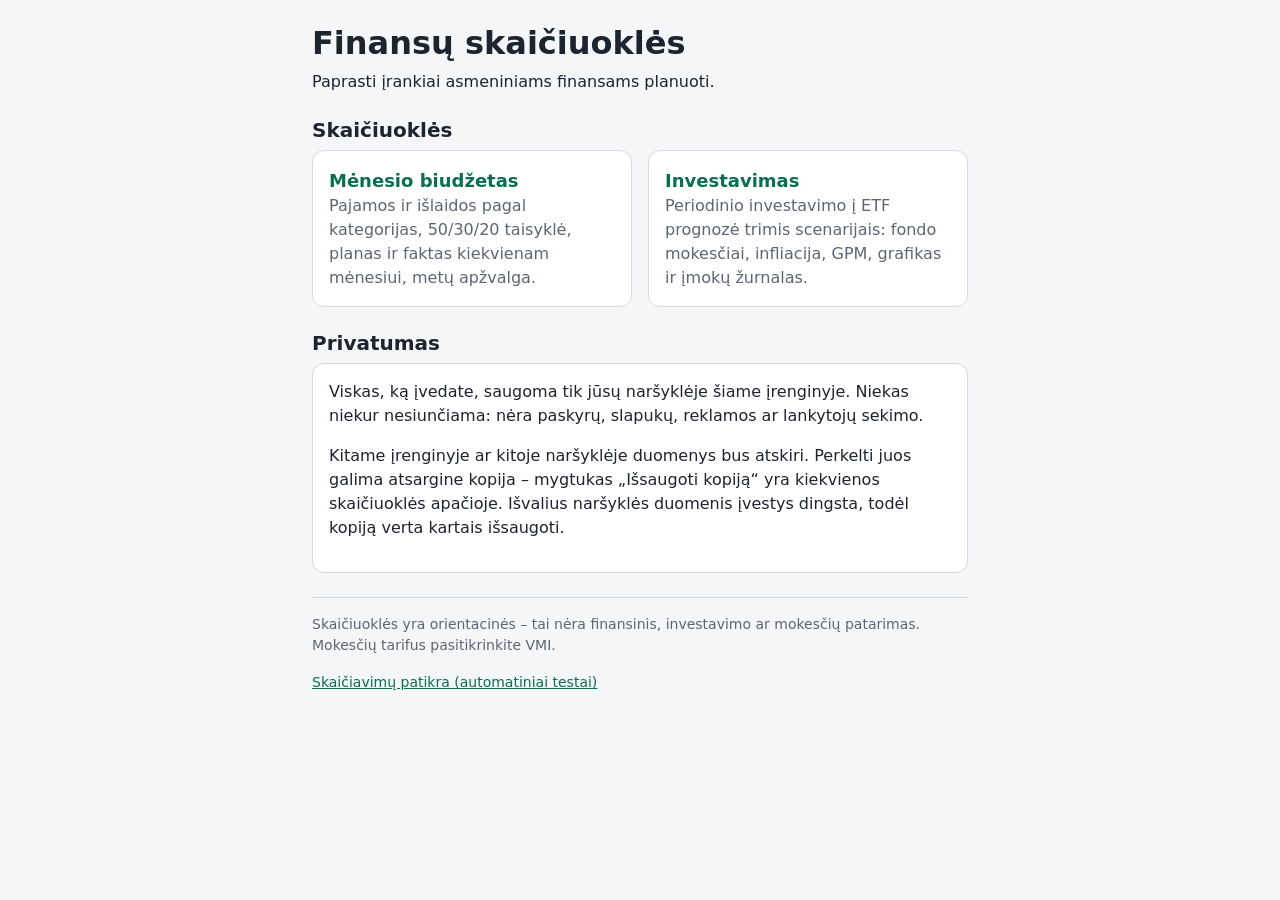
<file: index.html>
<!DOCTYPE html>
<!-- Pirmoji eilutė naršyklei pasako: tai šiuolaikinis HTML dokumentas. -->
<html lang="lt">
<head>
  <!-- <head> dalyje – informacija apie puslapį, kurios pačiame puslapyje nematyti. -->
  <meta charset="utf-8">
  <!-- Be šios eilutės telefonas rodytų sumažintą „kompiuterinį“ vaizdą. -->
  <meta name="viewport" content="width=device-width, initial-scale=1">
  <!-- Prašome paieškos sistemų šio puslapio nerodyti – svetainė skirta šeimai. -->
  <meta name="robots" content="noindex">
  <!-- Piktograma naršyklės skirtuke, nupiešta čia pat (SVG), be atskiro failo. -->
  <link rel="icon" href="data:image/svg+xml,%3Csvg xmlns='http://www.w3.org/2000/svg' viewBox='0 0 100 100'%3E%3Crect width='100' height='100' rx='20' fill='%230b6e4f'/%3E%3Ctext x='50' y='72' font-size='64' text-anchor='middle' fill='white' font-family='sans-serif'%3E%E2%82%AC%3C/text%3E%3C/svg%3E">
  <title>Finansų skaičiuoklės</title>
  <!-- Prijungiame bendrą stilių failą. Kelias santykinis – nuo šio failo vietos. -->
  <link rel="stylesheet" href="css/stilius.css">
</head>
<body>
  <!-- <body> dalyje – viskas, ką mato žmogus. -->
  <header>
    <h1>Finansų skaičiuoklės</h1>
    <p>Paprasti įrankiai asmeniniams finansams planuoti.</p>
  </header>

  <main>
    <h2>Skaičiuoklės</h2>
    <!-- class="..." – vardas, pagal kurį CSS faile randame šį elementą. -->
    <ul class="korteles">
      <li>
        <a class="kortele" href="biudzetas.html">
          <span class="kortele-pavadinimas">Mėnesio biudžetas</span>
          <span class="blankus">
            Pajamos ir išlaidos pagal kategorijas, 50/30/20 taisyklė, planas ir faktas kiekvienam mėnesiui,
            metų apžvalga.
          </span>
        </a>
      </li>
      <li>
        <a class="kortele" href="investavimas.html">
          <span class="kortele-pavadinimas">Investavimas</span>
          <span class="blankus">
            Periodinio investavimo į ETF prognozė trimis scenarijais: fondo mokesčiai, infliacija, GPM,
            grafikas ir įmokų žurnalas.
          </span>
        </a>
      </li>
    </ul>

    <h2>Privatumas</h2>
    <div class="kortele">
      <p>
        Viskas, ką įvedate, saugoma tik jūsų naršyklėje šiame įrenginyje. Niekas niekur nesiunčiama:
        nėra paskyrų, slapukų, reklamos ar lankytojų sekimo.
      </p>
      <p>
        Kitame įrenginyje ar kitoje naršyklėje duomenys bus atskiri. Perkelti juos galima atsargine kopija –
        mygtukas „Išsaugoti kopiją“ yra kiekvienos skaičiuoklės apačioje. Išvalius naršyklės duomenis
        įvestys dingsta, todėl kopiją verta kartais išsaugoti.
      </p>
    </div>
  </main>

  <footer>
    <p>
      Skaičiuoklės yra orientacinės – tai nėra finansinis, investavimo ar mokesčių patarimas.
      Mokesčių tarifus pasitikrinkite VMI.
    </p>
    <p><a href="testai.html">Skaičiavimų patikra (automatiniai testai)</a></p>
  </footer>
</body>
</html>
</file>
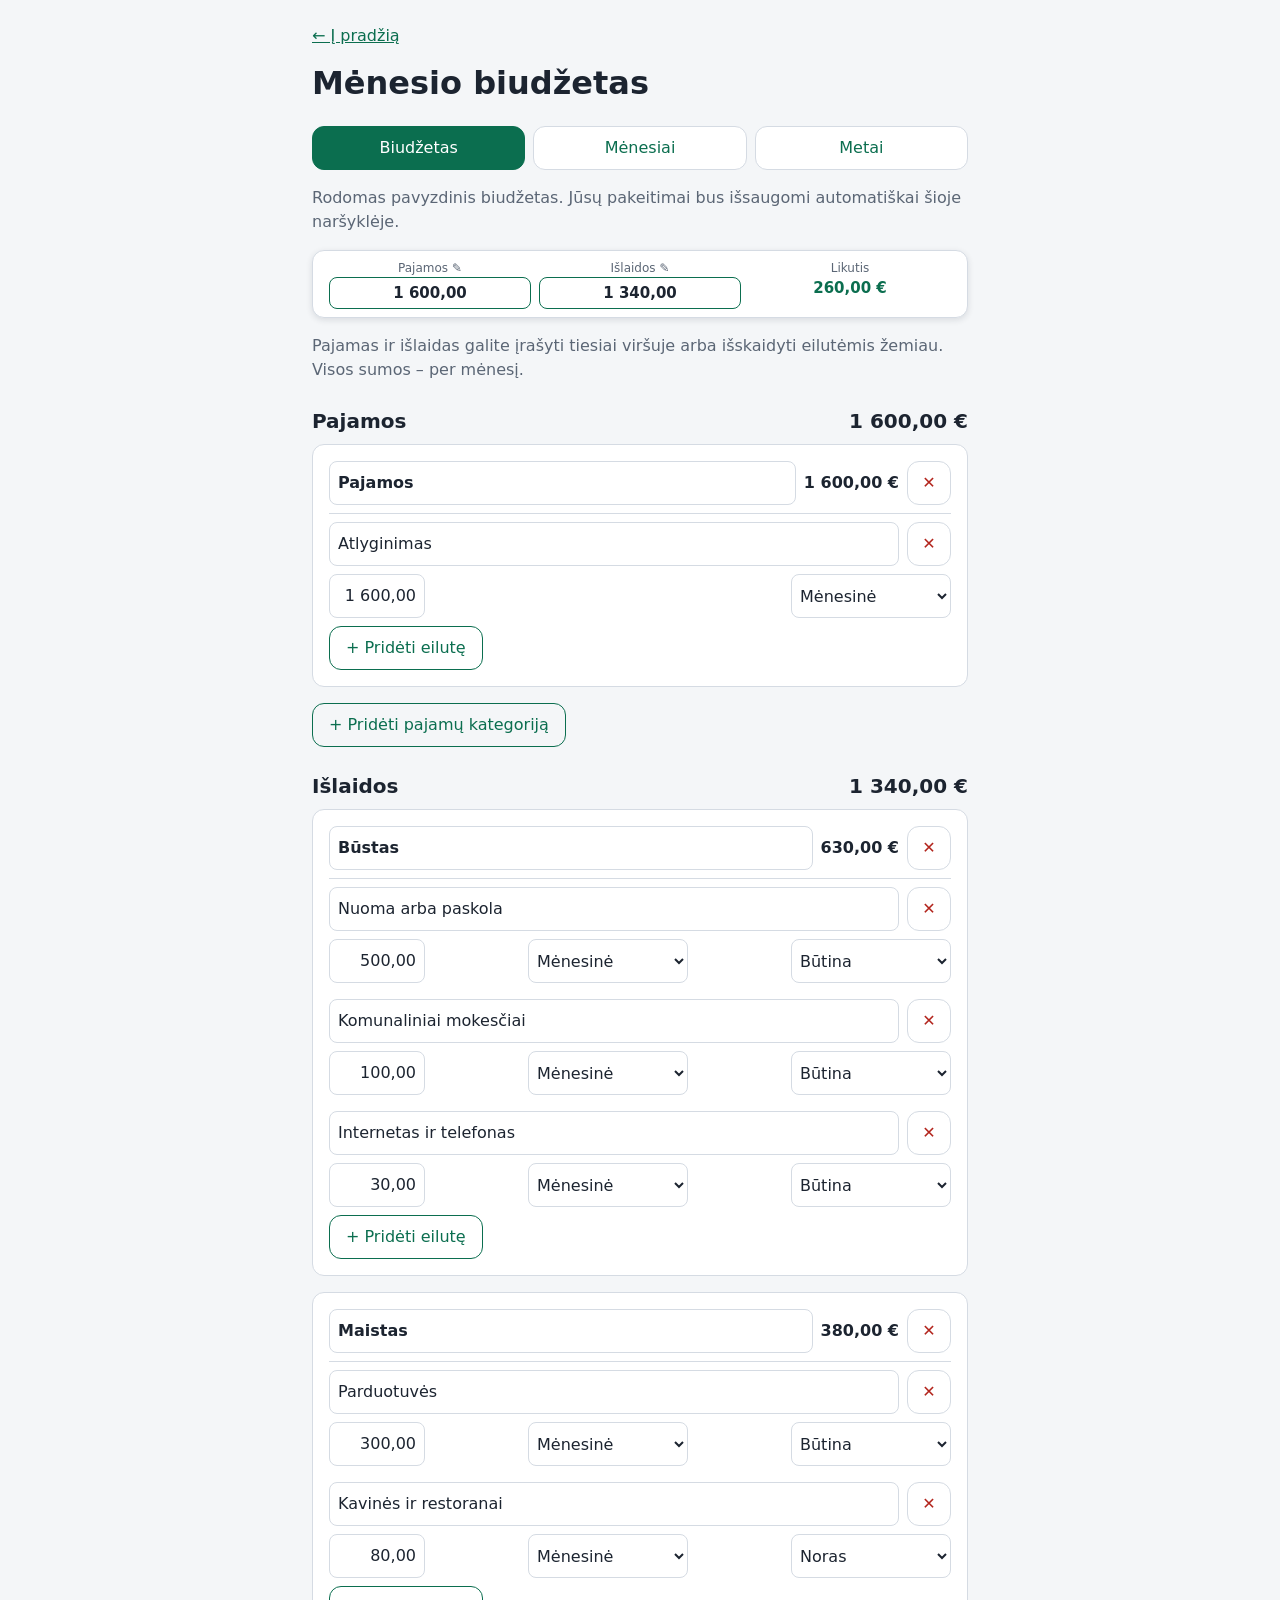
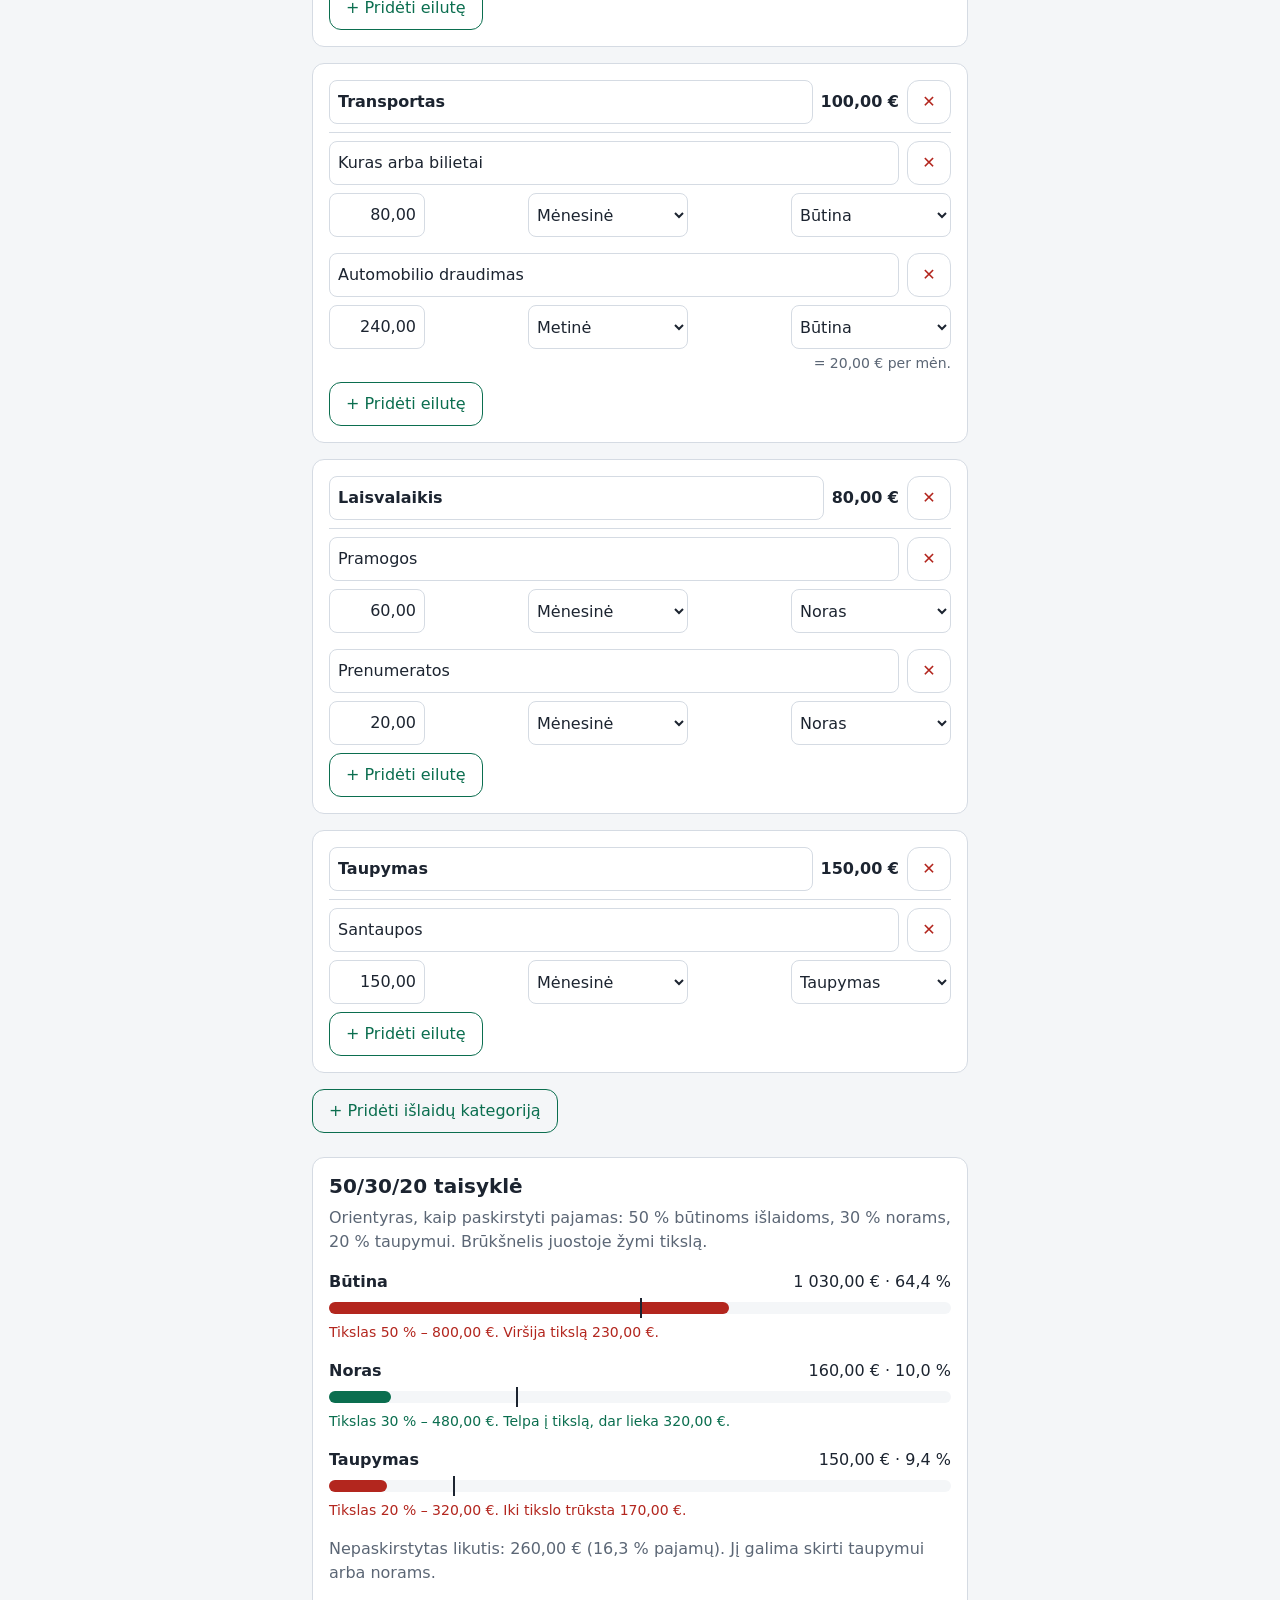
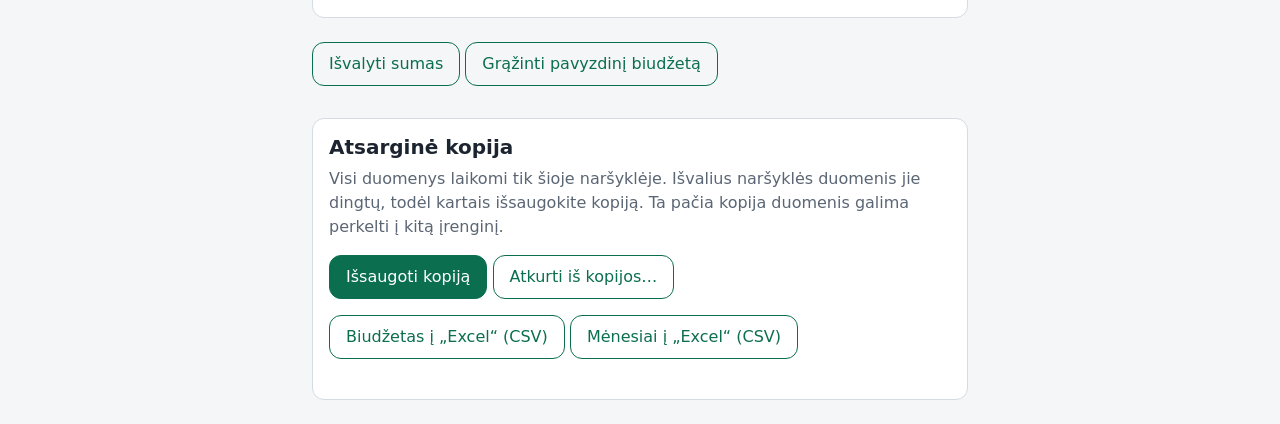
<file: biudzetas.html>
<!DOCTYPE html>
<html lang="lt">
<head>
  <meta charset="utf-8">
  <meta name="viewport" content="width=device-width, initial-scale=1">
  <!-- Prašome paieškos sistemų šio puslapio nerodyti – svetainė skirta šeimai. -->
  <meta name="robots" content="noindex">
  <!-- Piktograma naršyklės skirtuke, nupiešta čia pat (SVG), be atskiro failo. -->
  <link rel="icon" href="data:image/svg+xml,%3Csvg xmlns='http://www.w3.org/2000/svg' viewBox='0 0 100 100'%3E%3Crect width='100' height='100' rx='20' fill='%230b6e4f'/%3E%3Ctext x='50' y='72' font-size='64' text-anchor='middle' fill='white' font-family='sans-serif'%3E%E2%82%AC%3C/text%3E%3C/svg%3E">
  <title>Mėnesio biudžetas – Finansų skaičiuoklės</title>
  <link rel="stylesheet" href="css/stilius.css">
</head>
<body>
  <header>
    <p><a href="index.html">← Į pradžią</a></p>
    <h1>Mėnesio biudžetas</h1>
  </header>

  <main>
    <!-- Skirtukai: mygtukai, kurie perjungia žemiau esančias skiltis. -->
    <div class="skirtukai" role="tablist" aria-label="Biudžeto skiltys">
      <button id="skirtukas-biudzetas" type="button" class="skirtukas" role="tab" aria-controls="skiltis-biudzetas">Biudžetas</button>
      <button id="skirtukas-menesiai" type="button" class="skirtukas" role="tab" aria-controls="skiltis-menesiai">Mėnesiai</button>
      <button id="skirtukas-metai" type="button" class="skirtukas" role="tab" aria-controls="skiltis-metai">Metai</button>
    </div>

    <!-- Pranešimas apie išsaugojimą. role="status" – ekrano skaitytuvas perskaito pasikeitusį tekstą. -->
    <p id="busena" class="blankus" role="status"></p>

    <!-- 1 skiltis: biudžetas (planas vienam mėnesiui). -->
    <div id="skiltis-biudzetas" role="tabpanel" aria-labelledby="skirtukas-biudzetas">
      <!-- Suvestinė. CSS taisyklė „position: sticky“ ją prilipdo prie ekrano viršaus slenkant. -->
      <div class="suvestine" role="group" aria-label="Mėnesio suvestinė">
        <div>
          <!-- Pajamos – įvedimo laukas: sumą galima įrašyti tiesiai čia. <label> susieja užrašą su lauku. -->
          <label class="suvestines-pavadinimas" for="suvestine-pajamos">Pajamos ✎</label>
          <input id="suvestine-pajamos" class="suvestines-laukas" type="text" inputmode="decimal" autocomplete="off">
        </div>
        <div>
          <label class="suvestines-pavadinimas" for="suvestine-islaidos">Išlaidos ✎</label>
          <input id="suvestine-islaidos" class="suvestines-laukas" type="text" inputmode="decimal" autocomplete="off">
        </div>
        <div>
          <span class="suvestines-pavadinimas">Likutis</span>
          <span id="suvestine-likutis" class="suvestines-reiksme">–</span>
        </div>
      </div>
      <p id="suvestine-klaida" class="klaidos-tekstas" hidden></p>
      <p class="blankus">
        Pajamas ir išlaidas galite įrašyti tiesiai viršuje arba išskaidyti eilutėmis žemiau. Visos sumos – per mėnesį.
      </p>

      <!-- Tuščia vieta, kurią užpildo js/biudzetas.js. -->
      <div id="biudzetas"></div>

      <section class="kortele taisykle">
        <h2>50/30/20 taisyklė</h2>
        <p class="blankus">
          Orientyras, kaip paskirstyti pajamas: 50 % būtinoms išlaidoms, 30 % norams, 20 % taupymui.
          Brūkšnelis juostoje žymi tikslą.
        </p>
        <!-- Šią vietą užpildo js/biudzetas.js. -->
        <div id="taisykle"></div>
      </section>

      <p class="veiksmai">
        <button id="isvalyti" type="button" class="antrinis">Išvalyti sumas</button>
        <button id="atkurti" type="button" class="antrinis">Grąžinti pavyzdinį biudžetą</button>
      </p>
    </div>

    <!-- 2 skiltis: mėnesiai (planas ir faktas). Atributas hidden paslepia bloką, kol jis nepasirinktas. -->
    <div id="skiltis-menesiai" role="tabpanel" aria-labelledby="skirtukas-menesiai" hidden>
      <p class="blankus">
        Kiekvieno mėnesio pabaigoje įveskite, kiek iš tikrųjų gavote ir išleidote pagal kategorijas.
      </p>
      <!-- Šią vietą užpildo js/menesiai.js. -->
      <div id="menesis"></div>
    </div>

    <!-- 3 skiltis: metų apžvalga. -->
    <div id="skiltis-metai" role="tabpanel" aria-labelledby="skirtukas-metai" hidden>
      <!-- Šią vietą užpildo js/metai.js. -->
      <div id="metai"></div>
    </div>

    <!-- Atsarginė kopija – matoma visose skiltyse. -->
    <section class="kortele kopijos">
      <h2>Atsarginė kopija</h2>
      <p class="blankus">
        Visi duomenys laikomi tik šioje naršyklėje. Išvalius naršyklės duomenis jie dingtų, todėl
        kartais išsaugokite kopiją. Ta pačia kopija duomenis galima perkelti į kitą įrenginį.
      </p>
      <p class="veiksmai">
        <button id="eksportuoti" type="button">Išsaugoti kopiją</button>
        <button id="importuoti" type="button" class="antrinis">Atkurti iš kopijos…</button>
        <!-- Paslėptas failo pasirinkimo laukas; jį atidaro mygtukas „Atkurti iš kopijos“. -->
        <input id="importo-failas" type="file" accept=".json,application/json" hidden>
      </p>
      <p class="veiksmai">
        <button id="csv-biudzetas" type="button" class="antrinis">Biudžetas į „Excel“ (CSV)</button>
        <button id="csv-menesiai" type="button" class="antrinis">Mėnesiai į „Excel“ (CSV)</button>
      </p>
      <p id="kopijos-busena" role="status"></p>
    </section>
  </main>

  <script src="js/bendra.js"></script>
  <script src="js/biudzetas.js"></script>
  <script src="js/menesiai.js"></script>
  <script src="js/metai.js"></script>
  <script src="js/kopijos.js"></script>
  <script>
    paleistiBiudzeta();
  </script>
</body>
</html>
</file>
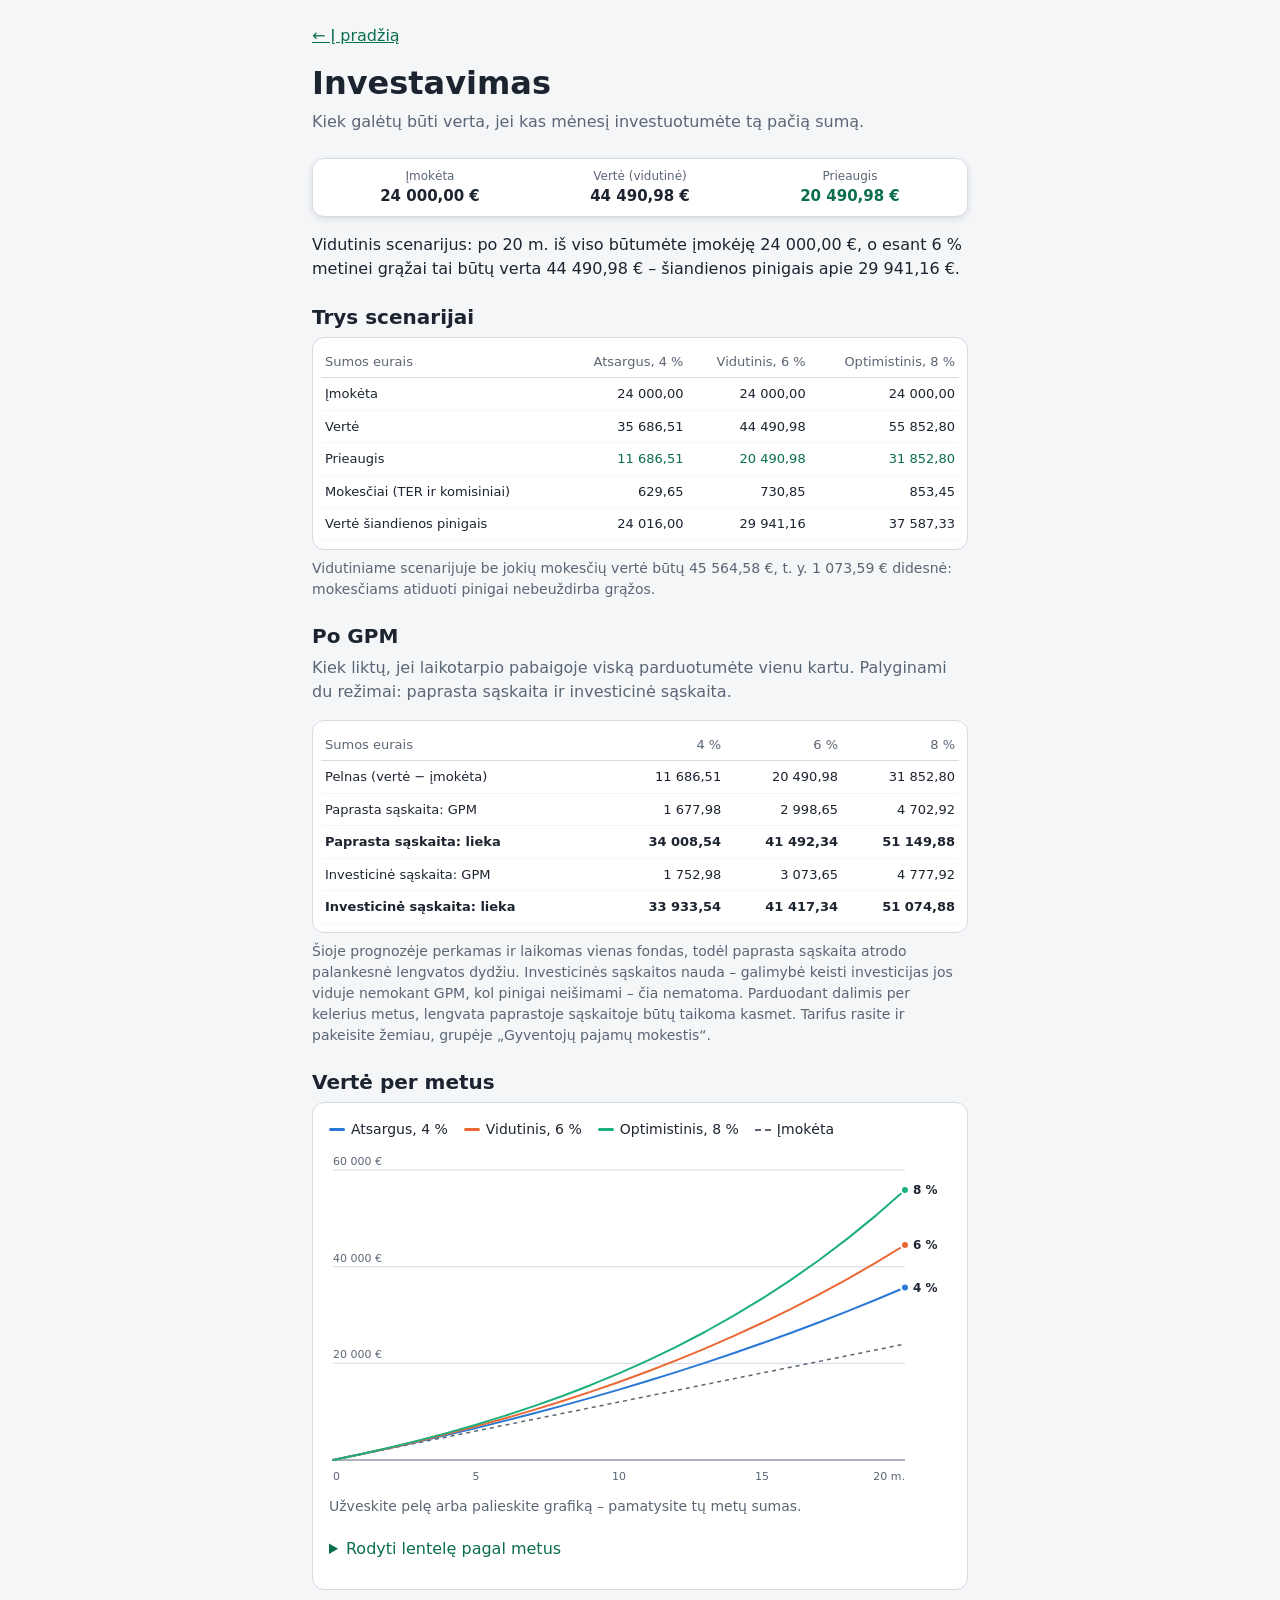
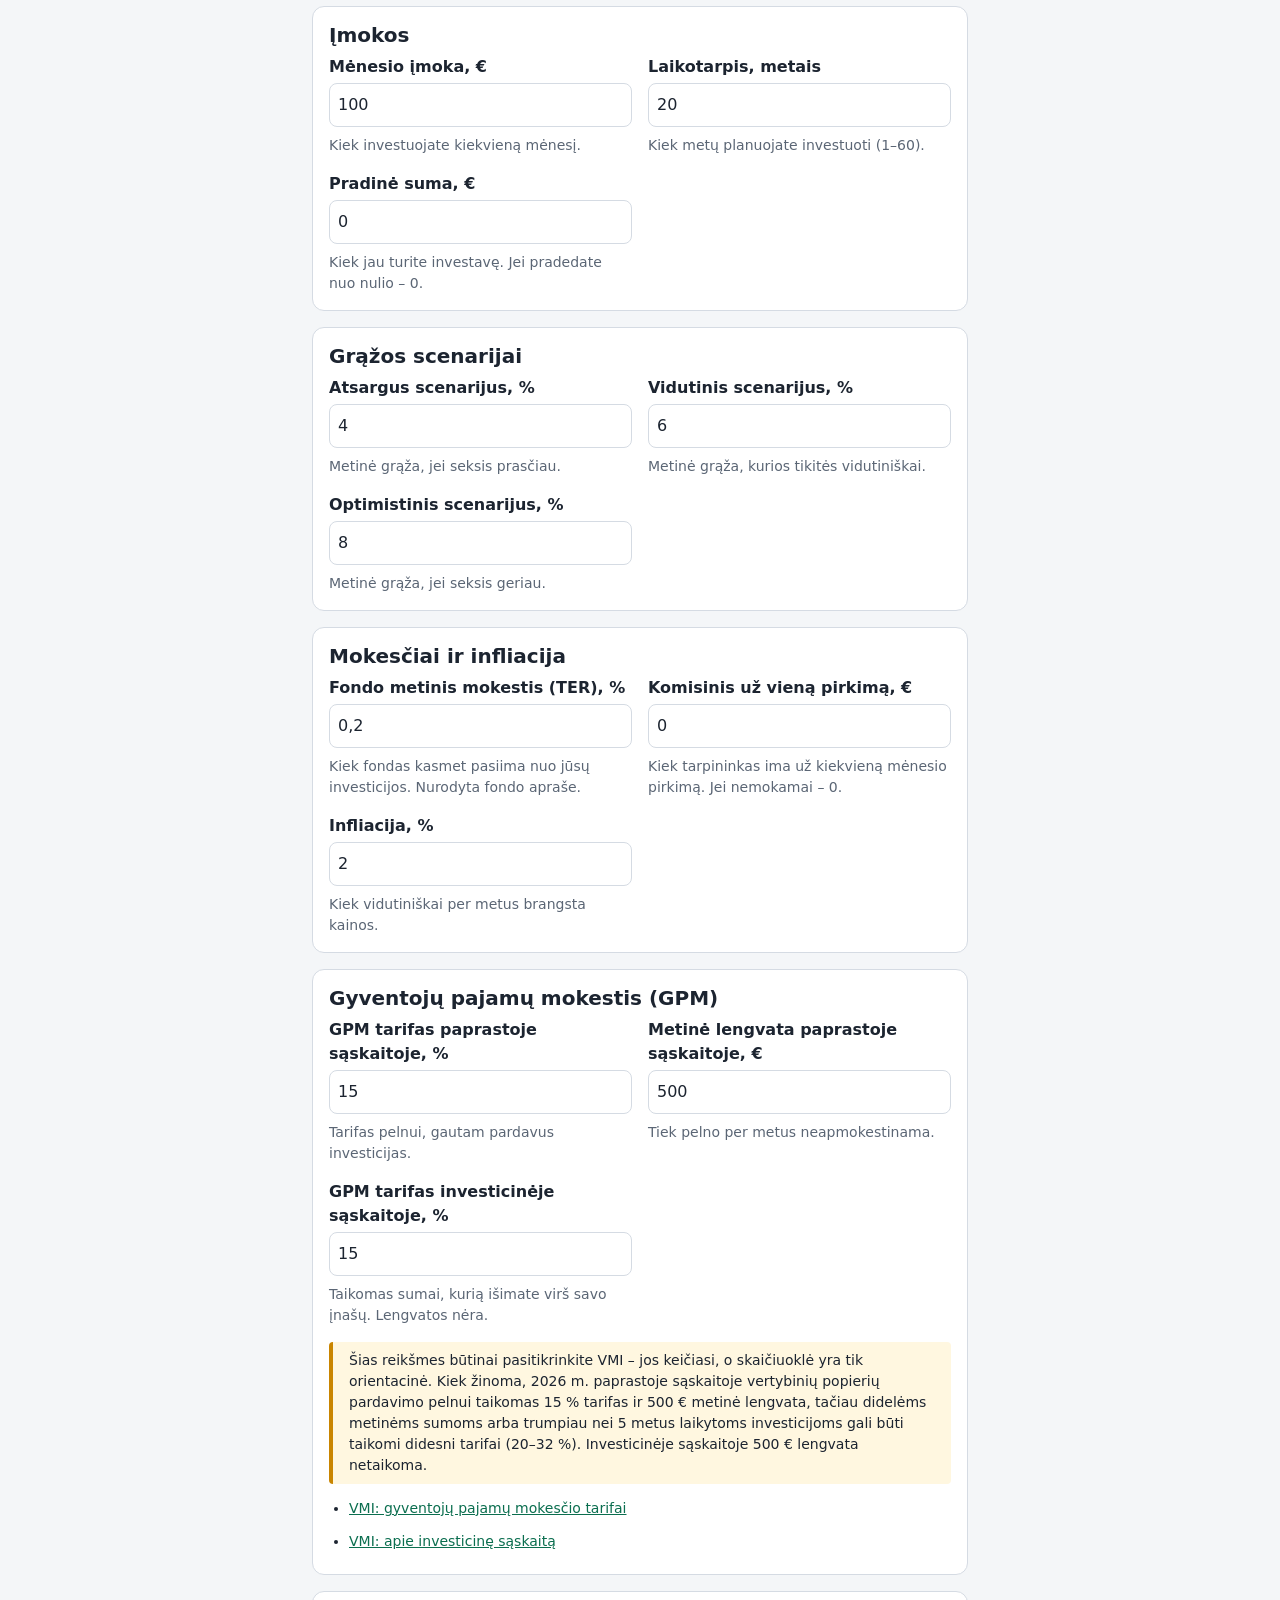
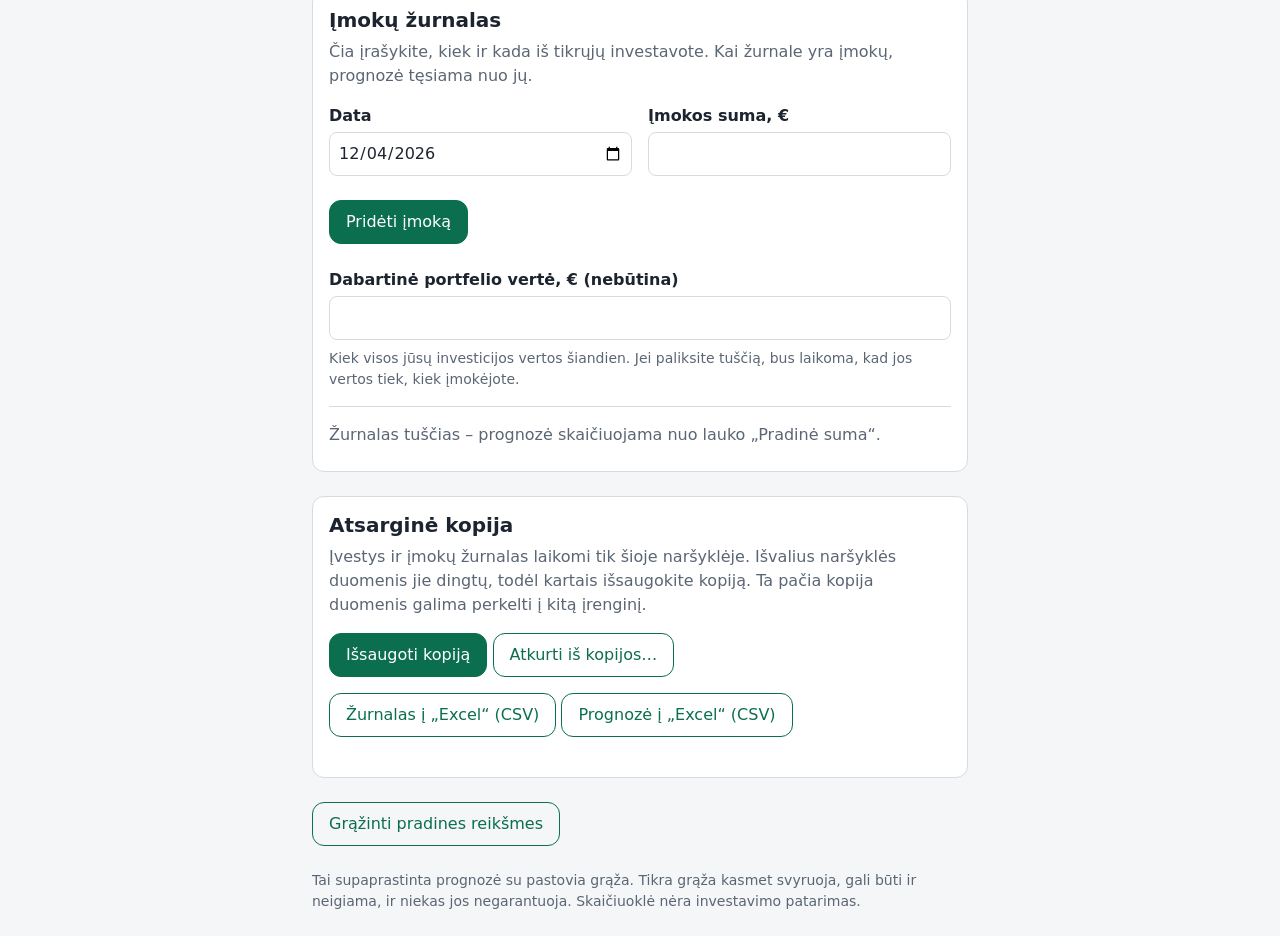
<file: investavimas.html>
<!DOCTYPE html>
<html lang="lt">
<head>
  <meta charset="utf-8">
  <meta name="viewport" content="width=device-width, initial-scale=1">
  <!-- Prašome paieškos sistemų šio puslapio nerodyti – svetainė skirta šeimai. -->
  <meta name="robots" content="noindex">
  <!-- Piktograma naršyklės skirtuke, nupiešta čia pat (SVG), be atskiro failo. -->
  <link rel="icon" href="data:image/svg+xml,%3Csvg xmlns='http://www.w3.org/2000/svg' viewBox='0 0 100 100'%3E%3Crect width='100' height='100' rx='20' fill='%230b6e4f'/%3E%3Ctext x='50' y='72' font-size='64' text-anchor='middle' fill='white' font-family='sans-serif'%3E%E2%82%AC%3C/text%3E%3C/svg%3E">
  <title>Investavimas – Finansų skaičiuoklės</title>
  <link rel="stylesheet" href="css/stilius.css">
</head>
<body>
  <header>
    <p><a href="index.html">← Į pradžią</a></p>
    <h1>Investavimas</h1>
    <p class="blankus">Kiek galėtų būti verta, jei kas mėnesį investuotumėte tą pačią sumą.</p>
  </header>

  <main>
    <!-- Rezultatai viršuje – prilimpa prie ekrano viršaus, todėl keičiant įvestis jie visada matomi. -->
    <div class="suvestine" role="group" aria-label="Prognozės rezultatai">
      <div>
        <span class="suvestines-pavadinimas">Įmokėta</span>
        <span id="rez-imoketa" class="suvestines-reiksme">–</span>
      </div>
      <div>
        <span class="suvestines-pavadinimas">Vertė (vidutinė)</span>
        <span id="rez-verte" class="suvestines-reiksme">–</span>
      </div>
      <div>
        <span class="suvestines-pavadinimas">Prieaugis</span>
        <span id="rez-prieaugis" class="suvestines-reiksme">–</span>
      </div>
    </div>
    <p id="rez-sakinys"></p>

    <h2>Trys scenarijai</h2>
    <!-- Lentelę čia sukuria js/investavimas.js. -->
    <div id="scenarijai" class="kortele lenteles-remelis"></div>
    <p id="scenariju-pastaba" class="blankus pastaba"></p>

    <h2>Po GPM</h2>
    <p class="blankus">
      Kiek liktų, jei laikotarpio pabaigoje viską parduotumėte vienu kartu. Palyginami du režimai:
      paprasta sąskaita ir investicinė sąskaita.
    </p>
    <!-- Lentelę čia sukuria js/investavimas.js. -->
    <div id="gpm-lentele" class="kortele lenteles-remelis"></div>
    <p class="blankus pastaba">
      Šioje prognozėje perkamas ir laikomas vienas fondas, todėl paprasta sąskaita atrodo palankesnė
      lengvatos dydžiu. Investicinės sąskaitos nauda – galimybė keisti investicijas jos viduje nemokant GPM,
      kol pinigai neišimami – čia nematoma. Parduodant dalimis per kelerius metus, lengvata paprastoje
      sąskaitoje būtų taikoma kasmet. Tarifus rasite ir pakeisite žemiau, grupėje „Gyventojų pajamų mokestis“.
    </p>

    <h2>Vertė per metus</h2>
    <div class="kortele">
      <!-- Legendą, grafiką ir lentelę čia sukuria js/grafikas.js ir js/investavimas.js. -->
      <ul id="grafiko-legenda" class="legenda"></ul>
      <div id="grafikas" class="grafiko-remelis"></div>
      <p class="blankus pastaba">
        Užveskite pelę arba palieskite grafiką – pamatysite tų metų sumas.
      </p>
      <!-- <details> – išskleidžiamas blokas: turinys matomas tik paspaudus <summary>. -->
      <details class="isskleidziama">
        <summary>Rodyti lentelę pagal metus</summary>
        <div id="metu-lentele" class="lenteles-remelis"></div>
      </details>
    </div>

    <!-- Įvedimo laukus (sugrupuotus kortelėmis) čia sukuria js/investavimas.js iš sąrašo INVESTAVIMO_LAUKAI. -->
    <div id="investavimo-laukai"></div>

    <!-- Įmokų žurnalas: realiai investuotos sumos. Sąrašą ir suvestinę užpildo js/investavimas.js. -->
    <section class="kortele formos-grupe">
      <h2 class="korteles-antraste">Įmokų žurnalas</h2>
      <p class="blankus">
        Čia įrašykite, kiek ir kada iš tikrųjų investavote. Kai žurnale yra įmokų, prognozė tęsiama nuo jų.
      </p>

      <div class="forma">
        <div class="formos-laukas">
          <label for="zurnalo-data">Data</label>
          <!-- type="date" – naršyklė pati parodo kalendorių. -->
          <input id="zurnalo-data" type="date">
        </div>
        <div class="formos-laukas">
          <label for="zurnalo-suma">Įmokos suma, €</label>
          <input id="zurnalo-suma" type="text" inputmode="decimal" autocomplete="off">
        </div>
      </div>
      <p id="zurnalo-klaida" class="klaidos-tekstas" hidden></p>
      <p class="veiksmai">
        <button id="zurnalo-prideti" type="button">Pridėti įmoką</button>
      </p>

      <div class="formos-laukas">
        <label for="dabartine-verte">Dabartinė portfelio vertė, € (nebūtina)</label>
        <input id="dabartine-verte" type="text" inputmode="decimal" autocomplete="off">
        <p class="blankus pastaba">
          Kiek visos jūsų investicijos vertos šiandien. Jei paliksite tuščią, bus laikoma, kad jos vertos tiek, kiek įmokėjote.
        </p>
        <p id="dabartines-klaida" class="klaidos-tekstas" hidden></p>
      </div>

      <div id="zurnalo-suvestine" class="zurnalo-suvestine"></div>
      <ul id="zurnalo-sarasas" class="eilutes"></ul>
    </section>

    <!-- Atsarginė kopija: įvestys ir žurnalas viename faile. -->
    <section class="kortele kopijos">
      <h2>Atsarginė kopija</h2>
      <p class="blankus">
        Įvestys ir įmokų žurnalas laikomi tik šioje naršyklėje. Išvalius naršyklės duomenis jie dingtų,
        todėl kartais išsaugokite kopiją. Ta pačia kopija duomenis galima perkelti į kitą įrenginį.
      </p>
      <p class="veiksmai">
        <button id="eksportuoti" type="button">Išsaugoti kopiją</button>
        <button id="importuoti" type="button" class="antrinis">Atkurti iš kopijos…</button>
        <!-- Paslėptas failo pasirinkimo laukas; jį atidaro mygtukas „Atkurti iš kopijos“. -->
        <input id="importo-failas" type="file" accept=".json,application/json" hidden>
      </p>
      <p class="veiksmai">
        <button id="csv-zurnalas" type="button" class="antrinis">Žurnalas į „Excel“ (CSV)</button>
        <button id="csv-prognoze" type="button" class="antrinis">Prognozė į „Excel“ (CSV)</button>
      </p>
      <p id="kopijos-busena" role="status"></p>
    </section>

    <p id="busena" class="blankus" role="status"></p>

    <p class="veiksmai">
      <button id="atkurti-investavima" type="button" class="antrinis">Grąžinti pradines reikšmes</button>
    </p>

    <p class="blankus pastaba">
      Tai supaprastinta prognozė su pastovia grąža. Tikra grąža kasmet svyruoja, gali būti ir neigiama,
      ir niekas jos negarantuoja. Skaičiuoklė nėra investavimo patarimas.
    </p>
  </main>

  <script src="js/bendra.js"></script>
  <script src="js/grafikas.js"></script>
  <script src="js/investavimas.js"></script>
  <script>
    paleistiInvestavima();
  </script>
</body>
</html>
</file>
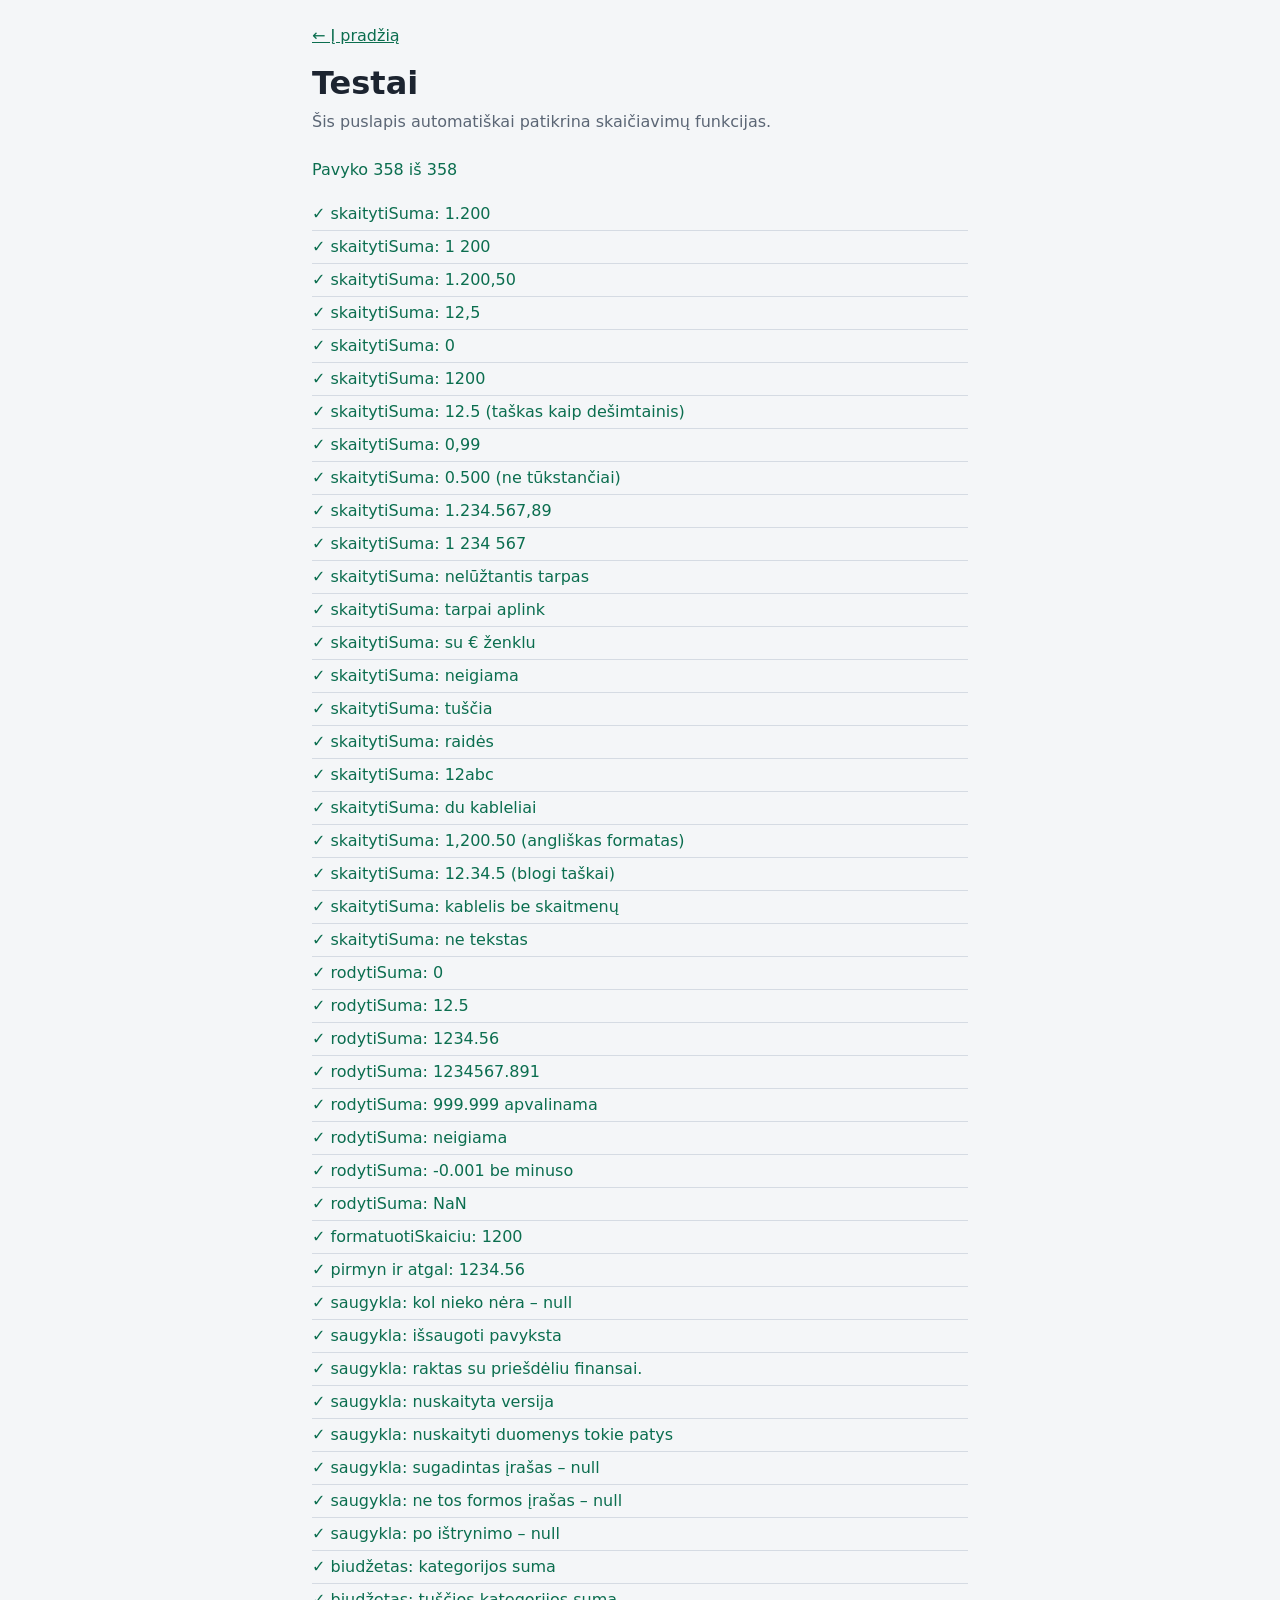
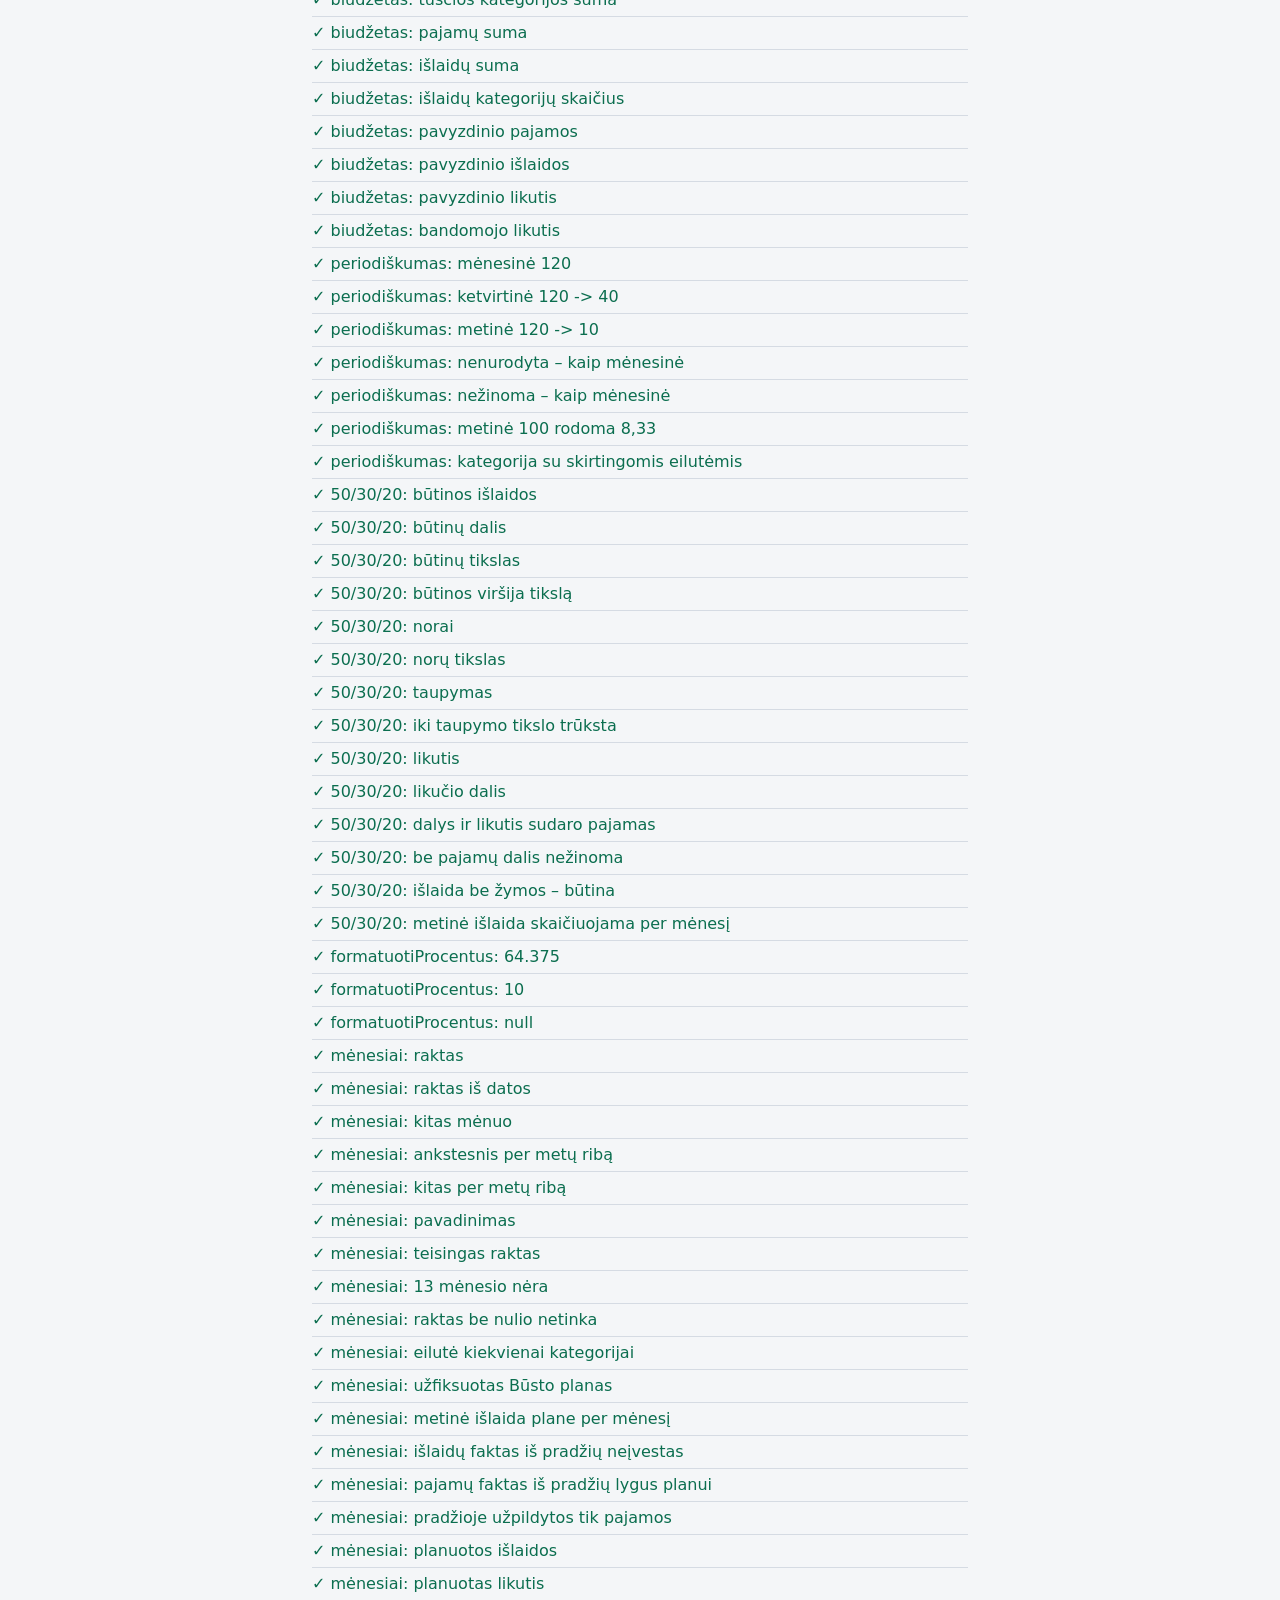
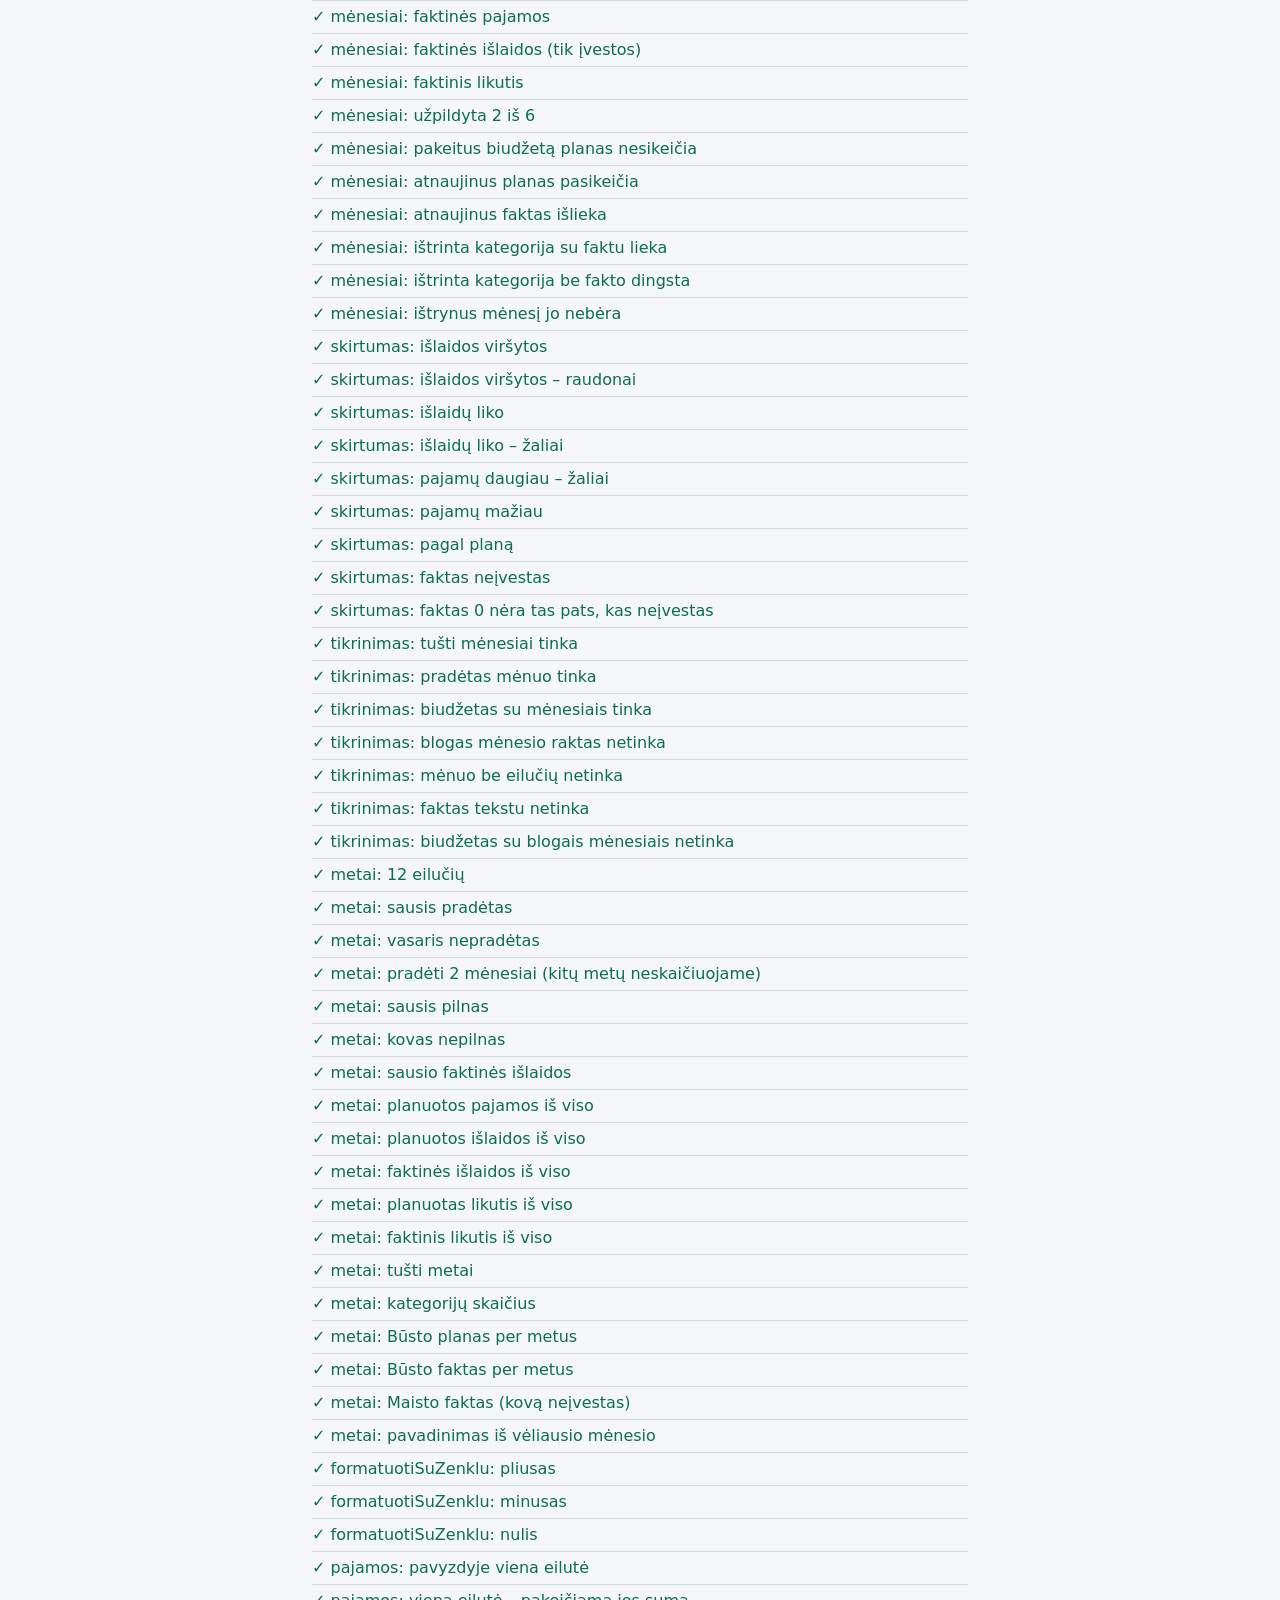
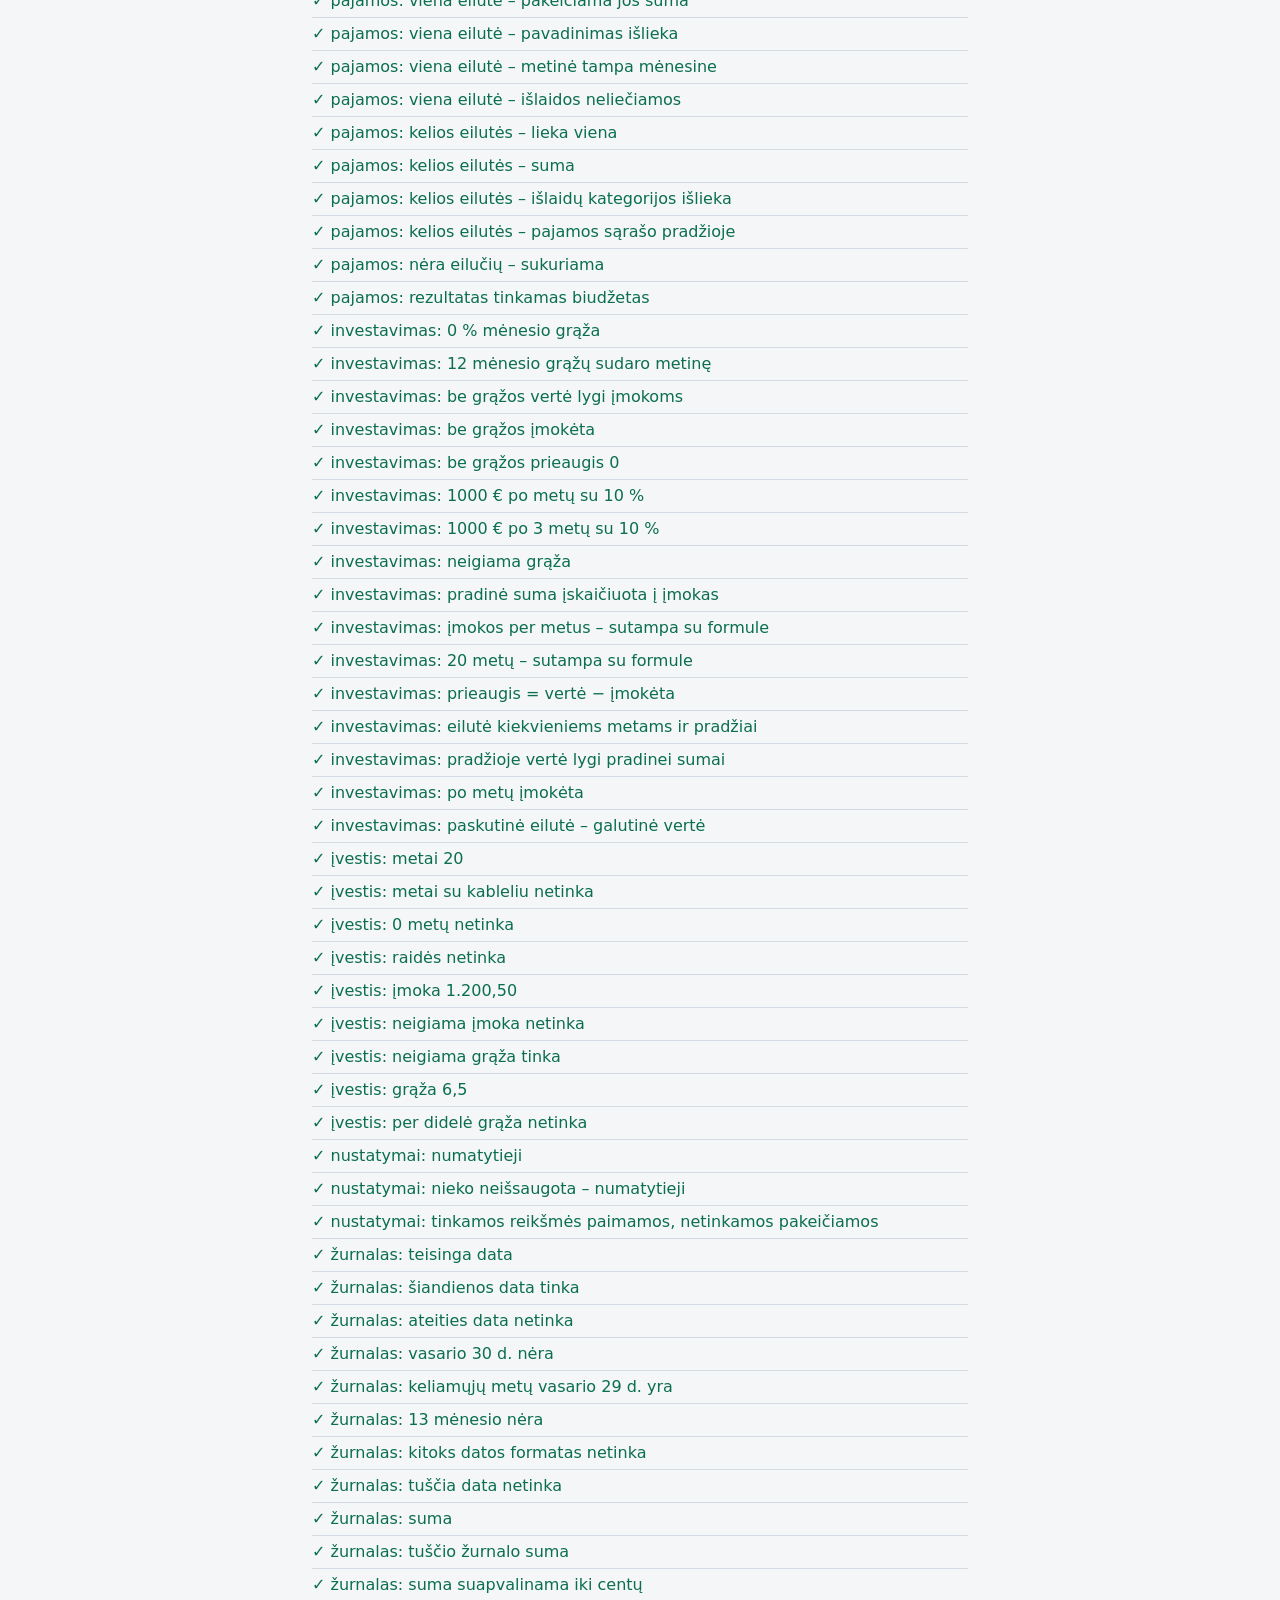
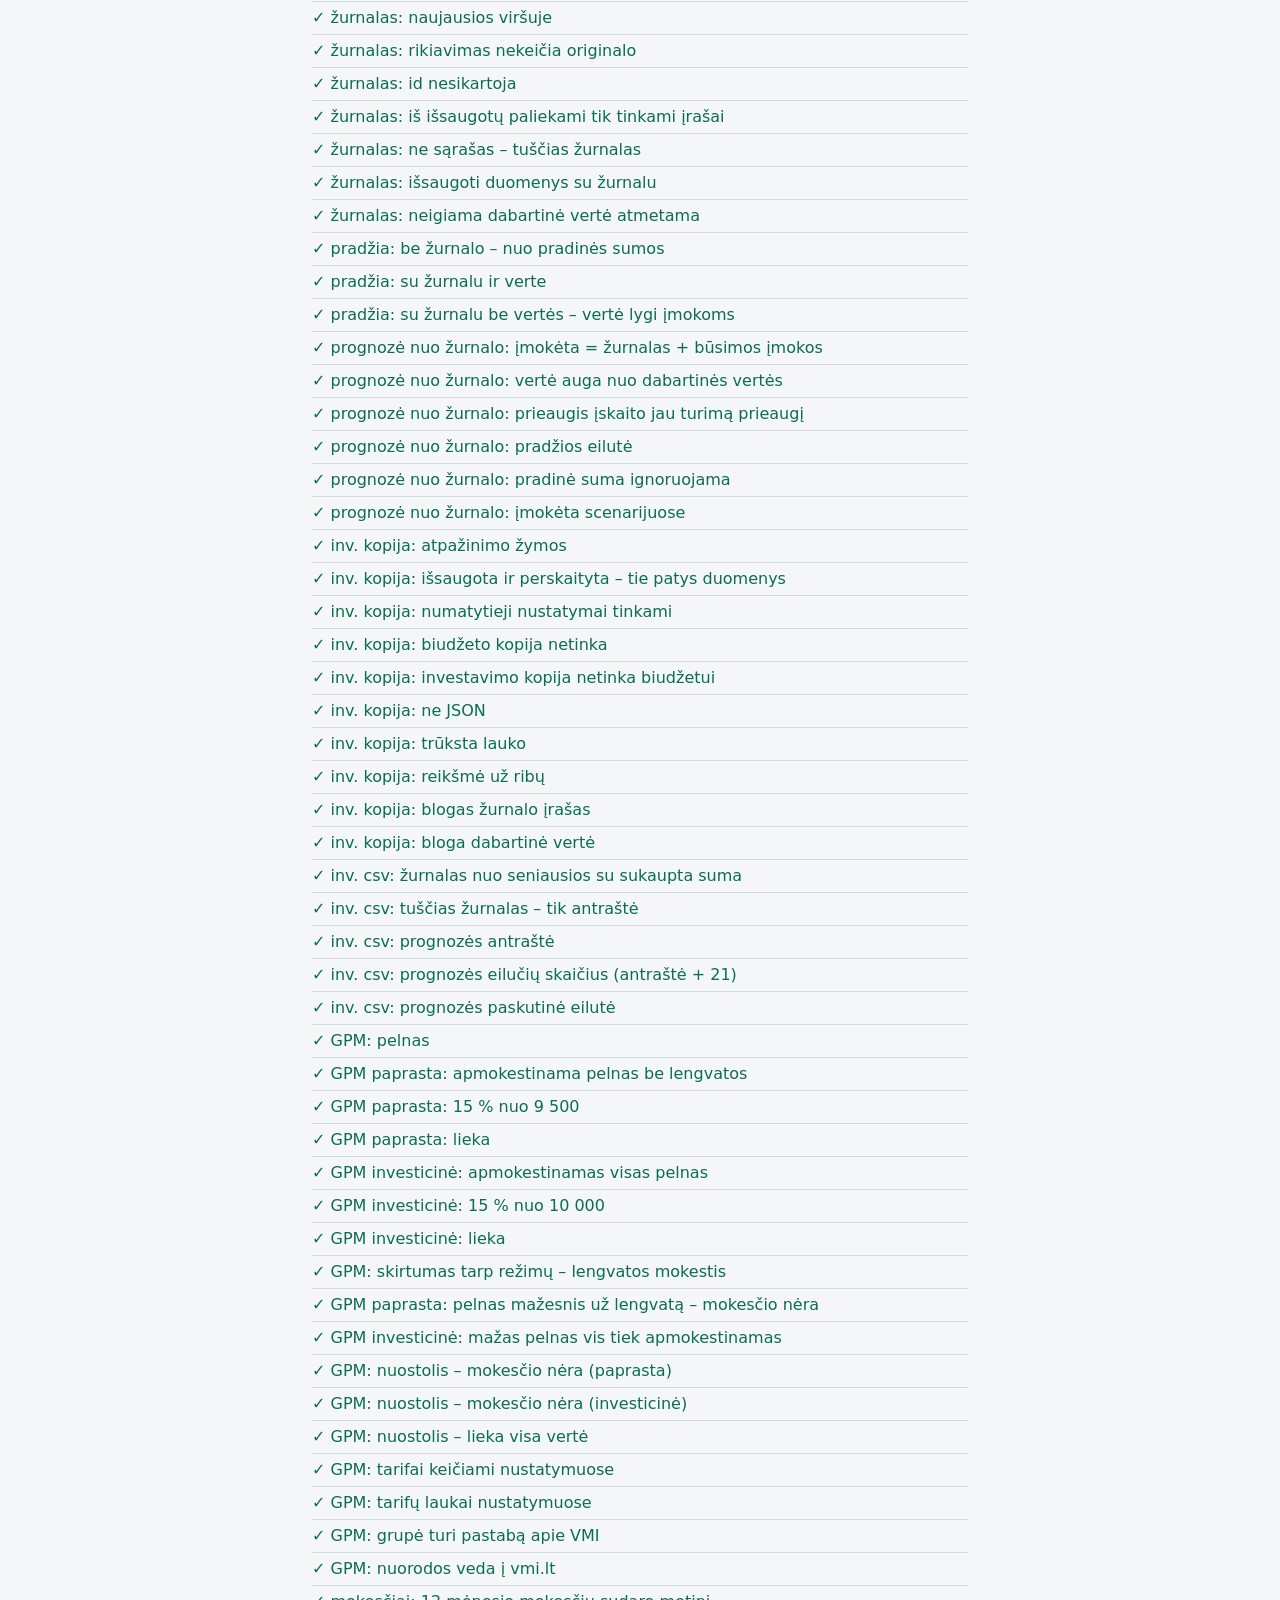
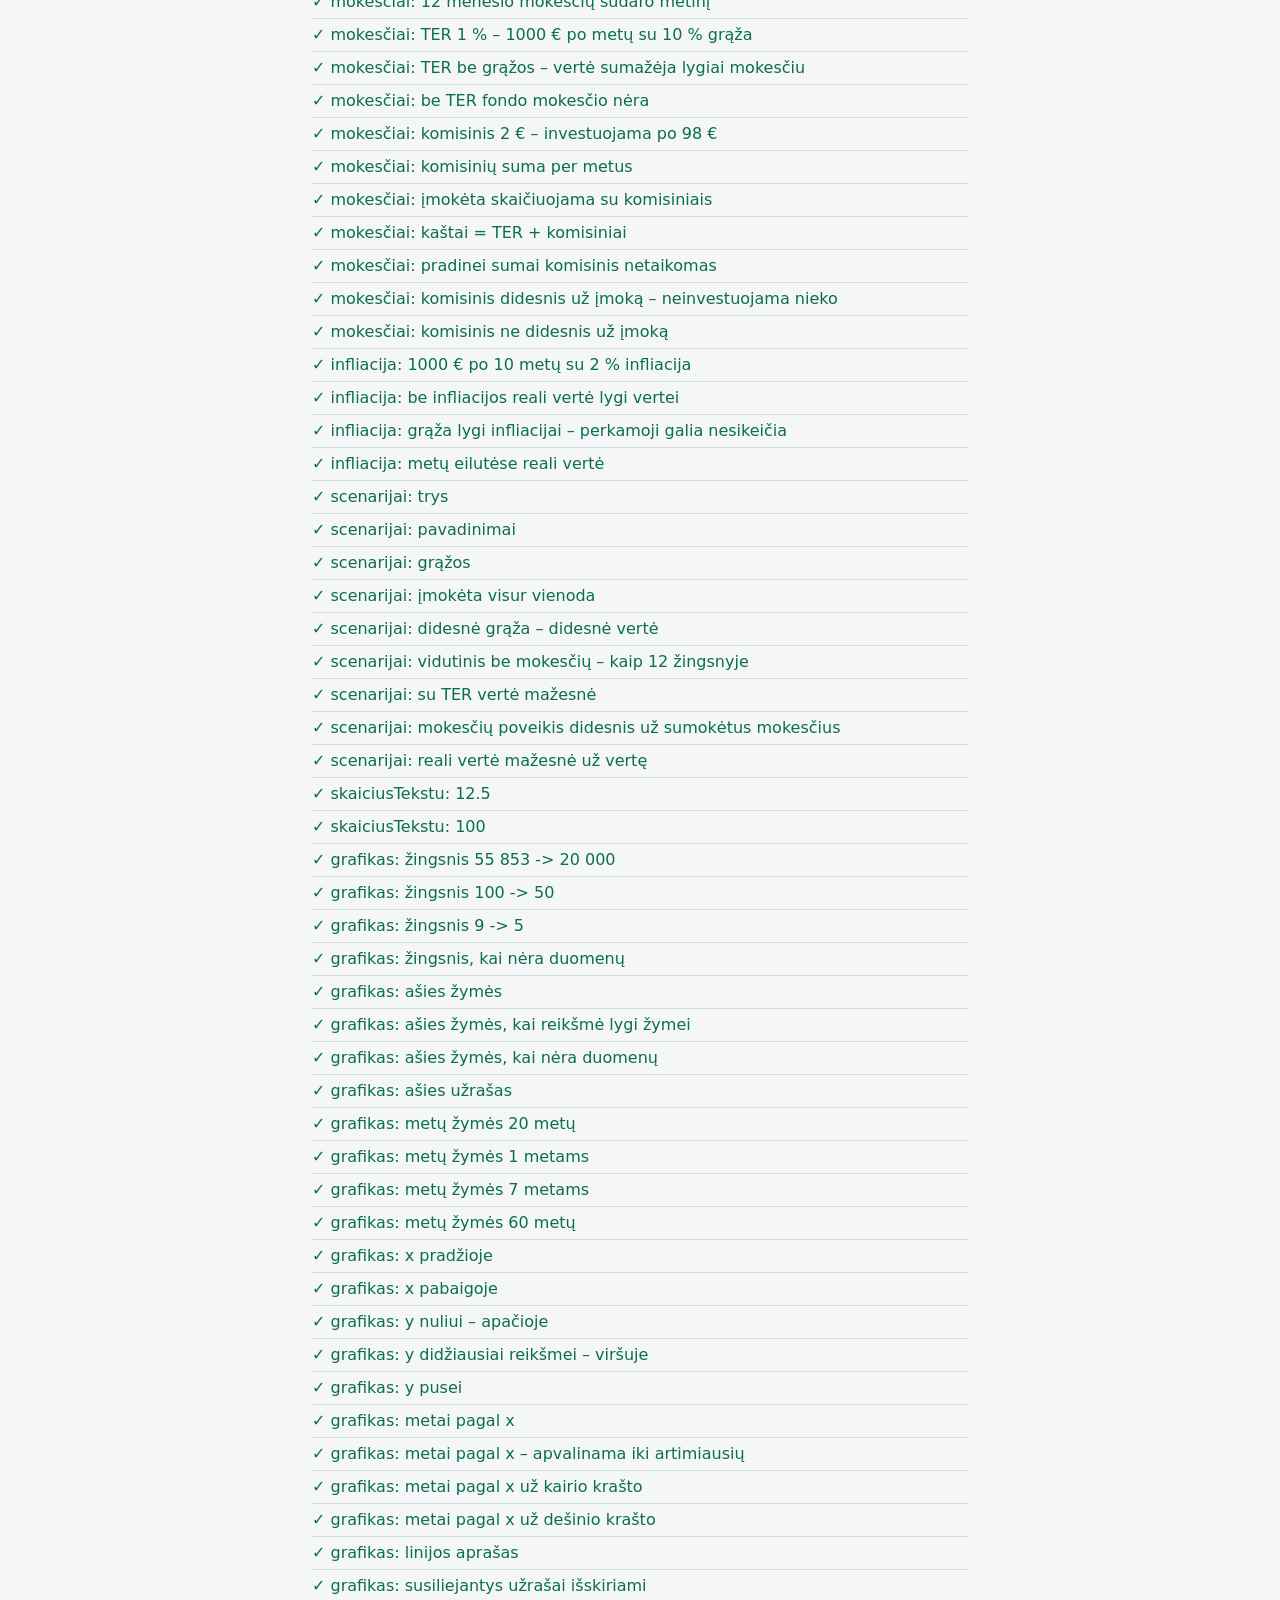
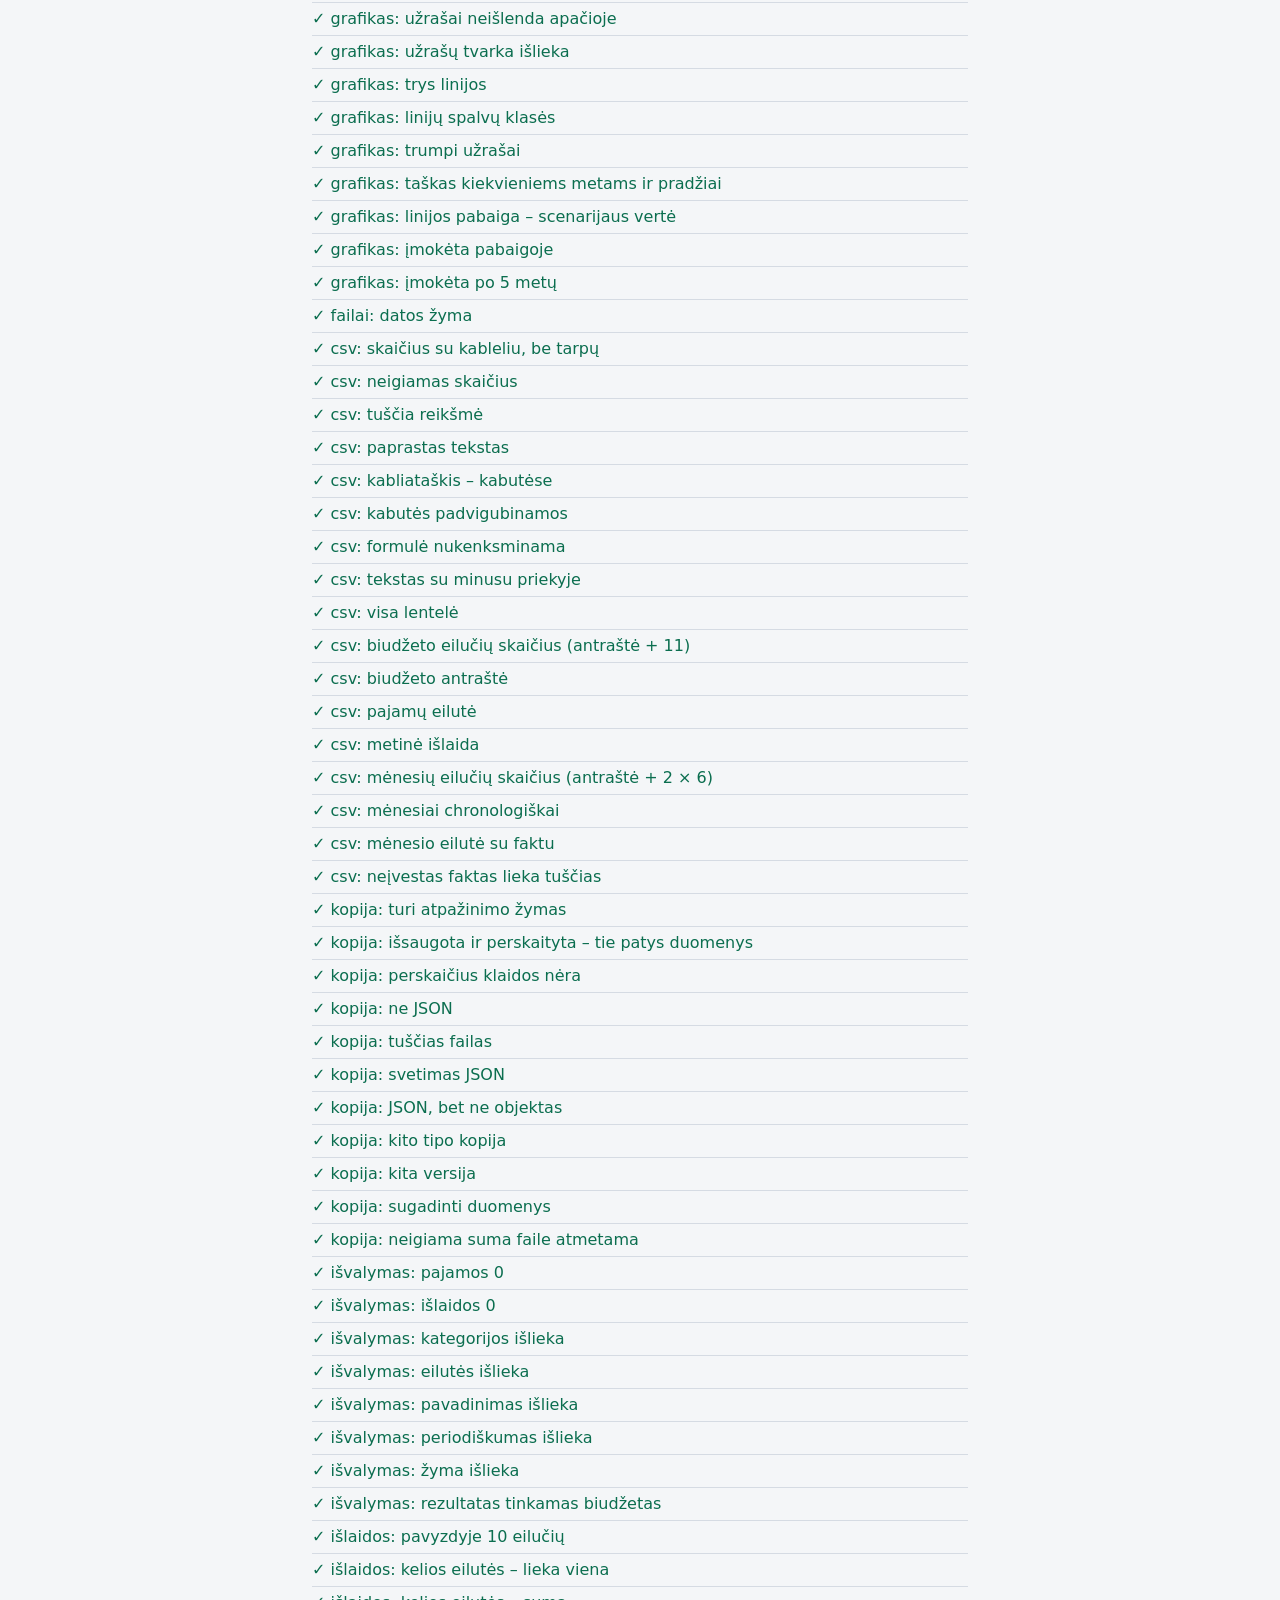
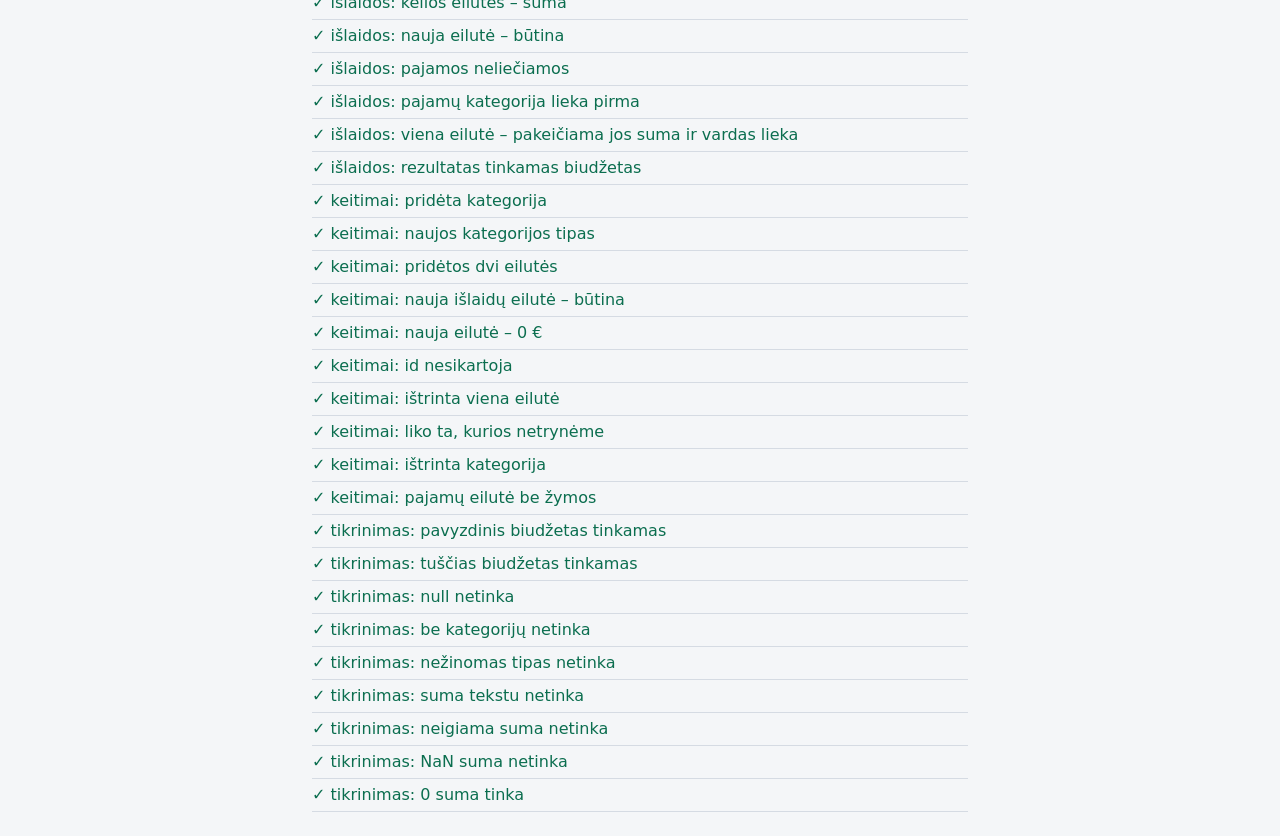
<file: testai.html>
<!DOCTYPE html>
<html lang="lt">
<head>
  <meta charset="utf-8">
  <meta name="viewport" content="width=device-width, initial-scale=1">
  <!-- Prašome paieškos sistemų šio puslapio nerodyti – svetainė skirta šeimai. -->
  <meta name="robots" content="noindex">
  <!-- Piktograma naršyklės skirtuke, nupiešta čia pat (SVG), be atskiro failo. -->
  <link rel="icon" href="data:image/svg+xml,%3Csvg xmlns='http://www.w3.org/2000/svg' viewBox='0 0 100 100'%3E%3Crect width='100' height='100' rx='20' fill='%230b6e4f'/%3E%3Ctext x='50' y='72' font-size='64' text-anchor='middle' fill='white' font-family='sans-serif'%3E%E2%82%AC%3C/text%3E%3C/svg%3E">
  <title>Testai – Finansų skaičiuoklės</title>
  <link rel="stylesheet" href="css/stilius.css">
</head>
<body>
  <header>
    <p><a href="index.html">← Į pradžią</a></p>
    <h1>Testai</h1>
    <p class="blankus">Šis puslapis automatiškai patikrina skaičiavimų funkcijas.</p>
  </header>

  <main>
    <p id="suvestine" class="testu-suvestine">Testai nepaleisti – patikrinkite naršyklės konsolę (F12).</p>
    <ul id="sarasas" class="testu-sarasas"></ul>
  </main>

  <!-- Scenarijai įkeliami iš eilės: pirma funkcijos, tada jų testai. -->
  <script src="js/bendra.js"></script>
  <script src="js/biudzetas.js"></script>
  <script src="js/menesiai.js"></script>
  <script src="js/metai.js"></script>
  <script src="js/kopijos.js"></script>
  <script src="js/grafikas.js"></script>
  <script src="js/investavimas.js"></script>
  <script src="js/testai.js"></script>
  <script>
    rodytiTestus();
  </script>
</body>
</html>
</file>
<file: css/stilius.css>
/* Bendras visų puslapių stilius.
   Rašoma „pirmiausia telefonui“: pagrindinės taisyklės skirtos siauram ekranui,
   o failo gale esantis @media blokas prideda pakeitimus platesniam. */

/* ---------- 1. Kintamieji ----------
   Spalvos ir dydžiai aprašyti vienoje vietoje. Pakeitus čia, pasikeičia visur. */
:root {
  --spalva-fonas: #f4f6f8;
  --spalva-pavirsius: #ffffff;
  --spalva-tekstas: #1c2430;
  --spalva-tekstas-blankus: #5b6675;
  --spalva-akcentas: #0b6e4f;
  --spalva-akcentas-tamsus: #084c37;
  --spalva-rememis: #d5dbe3;
  --spalva-teigiama: #0b6e4f;
  --spalva-neigiama: #b3261e;

  --tarpas-s: 0.5rem;
  --tarpas-m: 1rem;
  --tarpas-l: 1.5rem;
  --kampas: 0.75rem;
  --plotis-turinio: 44rem;
}

/* ---------- 2. Pagrindas ---------- */

/* Plotis ir aukštis skaičiuojami kartu su paraštėmis ir rėmeliu – taip lengviau išdėstyti. */
*,
*::before,
*::after {
  box-sizing: border-box;
}

body {
  margin: 0 auto;
  padding: var(--tarpas-m);
  max-width: var(--plotis-turinio);
  background: var(--spalva-fonas);
  color: var(--spalva-tekstas);
  /* Sisteminiai šriftai: nieko nereikia siųstis iš interneto. */
  font-family: system-ui, -apple-system, "Segoe UI", Roboto, Arial, sans-serif;
  font-size: 1rem;
  line-height: 1.5;
}

h1,
h2 {
  line-height: 1.2;
  margin: 0 0 var(--tarpas-s);
}

h1 {
  font-size: 1.75rem;
}

h2 {
  font-size: 1.25rem;
  margin-top: var(--tarpas-l);
}

p {
  margin: 0 0 var(--tarpas-m);
}

a {
  color: var(--spalva-akcentas);
}

a:hover {
  color: var(--spalva-akcentas-tamsus);
}

/* Aiškiai matomas rėmelis, kai naršoma klaviatūra (Tab klavišu). */
:focus-visible {
  outline: 3px solid var(--spalva-akcentas);
  outline-offset: 2px;
}

header {
  margin-bottom: var(--tarpas-l);
}

footer {
  margin-top: var(--tarpas-l);
  padding-top: var(--tarpas-m);
  border-top: 1px solid var(--spalva-rememis);
  color: var(--spalva-tekstas-blankus);
  font-size: 0.875rem;
}

.blankus {
  color: var(--spalva-tekstas-blankus);
}

/* ---------- 3. Kortelės ---------- */

.kortele {
  display: block;
  padding: var(--tarpas-m);
  background: var(--spalva-pavirsius);
  border: 1px solid var(--spalva-rememis);
  border-radius: var(--kampas);
}

/* Kortelių sąrašas: telefone viena po kita. */
.korteles {
  display: grid;
  gap: var(--tarpas-m);
  margin: 0;
  padding: 0;
  list-style: none;
}

/* Kortelė, kuri pati yra nuoroda (pradiniame puslapyje). */
a.kortele {
  color: inherit;
  text-decoration: none;
}

a.kortele:hover {
  border-color: var(--spalva-akcentas);
}

.kortele-pavadinimas {
  display: block;
  color: var(--spalva-akcentas);
  font-size: 1.125rem;
  font-weight: 600;
}

/* ---------- 4. Mygtukai ir laukai ---------- */

button,
input,
select {
  /* Formų elementai patys šrifto nepaveldi, todėl nurodome. */
  font: inherit;
}

button,
.mygtukas {
  display: inline-block;
  /* Bent 44 px aukščio – patogu paspausti pirštu. */
  min-height: 2.75rem;
  padding: var(--tarpas-s) var(--tarpas-m);
  background: var(--spalva-akcentas);
  color: #ffffff;
  border: 1px solid var(--spalva-akcentas);
  border-radius: var(--kampas);
  cursor: pointer;
}

button:hover,
.mygtukas:hover {
  background: var(--spalva-akcentas-tamsus);
}

/* Antraeilis mygtukas: tik rėmelis. */
button.antrinis {
  background: transparent;
  color: var(--spalva-akcentas);
}

button.antrinis:hover {
  background: var(--spalva-pavirsius);
}

input[type="text"],
input[type="date"],
select {
  width: 100%;
  min-height: 2.75rem;
  padding: var(--tarpas-s);
  background: var(--spalva-pavirsius);
  color: var(--spalva-tekstas);
  border: 1px solid var(--spalva-rememis);
  border-radius: 0.5rem;
}

/* ---------- 5. Testų puslapis ---------- */

.testu-suvestine {
  font-size: 1.25rem;
  font-weight: 600;
}

.testu-sarasas {
  margin: 0;
  padding: 0;
  list-style: none;
}

.testu-sarasas li {
  padding: 0.25rem 0;
  border-bottom: 1px solid var(--spalva-rememis);
}

.testas-pavyko {
  color: var(--spalva-teigiama);
}

.testas-nepavyko {
  color: var(--spalva-neigiama);
  font-weight: 600;
}

/* ---------- 6. Biudžetas ---------- */

/* Eilutė: pavadinimas kairėje, suma dešinėje. */
.eilute {
  display: flex;
  justify-content: space-between;
  align-items: baseline;
  gap: var(--tarpas-m);
}

.suma {
  /* Suma niekada neperkeliama per dvi eilutes, o skaitmenys vienodo pločio –
     tada sumos stulpelyje gražiai lygiuojasi. */
  white-space: nowrap;
  font-variant-numeric: tabular-nums;
  text-align: right;
}

.dalies-antraste {
  margin-top: var(--tarpas-l);
  margin-bottom: var(--tarpas-s);
  font-size: 1.25rem;
  font-weight: 600;
}

.dalies-antraste h2 {
  margin: 0;
}

.kategorija {
  margin-bottom: var(--tarpas-m);
}

.kategorijos-antraste {
  padding-bottom: var(--tarpas-s);
  border-bottom: 1px solid var(--spalva-rememis);
  font-weight: 600;
}

.kategorijos-antraste h3 {
  margin: 0;
  font-size: 1.0625rem;
}

.eilutes {
  margin: 0;
  padding: 0;
  list-style: none;
}

.eilutes .eilute {
  padding: var(--tarpas-s) 0;
}

/* Plona linija tarp eilučių, bet ne po paskutinės. */
.eilutes .eilute + .eilute {
  border-top: 1px solid var(--spalva-fonas);
}

/* Redagavimas: laukai vienoje eilutėje – pavadinimas, suma, trynimo mygtukas. */
.eilutes-laukai {
  display: flex;
  align-items: center;
  gap: var(--tarpas-s);
}

.eilutes li {
  padding: var(--tarpas-s) 0;
}

/* Pavadinimas užima visą likusį plotį; min-width: 0 leidžia jam susitraukti telefone. */
input.laukas-pavadinimas {
  flex: 1 1 auto;
  width: auto;
  min-width: 0;
}

input.laukas-kategorija {
  font-weight: 600;
}

input.laukas-suma {
  flex: 0 0 6.5rem;
  width: 6.5rem;
  text-align: right;
  font-variant-numeric: tabular-nums;
}

button.mygtukas-trinti {
  flex: 0 0 2.75rem;
  width: 2.75rem;
  padding: 0;
  color: var(--spalva-neigiama);
  border-color: var(--spalva-rememis);
}

/* Antra eilutės dalis: periodiškumas kairėje, suma per mėnesį dešinėje. */
.eilutes-papildoma {
  display: flex;
  align-items: center;
  justify-content: space-between;
  gap: var(--tarpas-s);
  margin-top: var(--tarpas-s);
  font-size: 0.875rem;
}

/* Pasirinkimai pasidalija likusį plotį ir, jei reikia, susitraukia – kad viskas tilptų vienoje eilutėje. */
select.laukas-pasirinkimas {
  flex: 1 1 0;
  width: auto;
  min-width: 0;
  /* Plačiame ekrane sąrašas neišsitempia per visą eilutę. */
  max-width: 10rem;
}

/* „= … per mėn.“ – atskiroje eilutėje dešinėje; kai teksto nėra, vietos neužima. */
.eilutes-ekvivalentas {
  display: block;
  font-size: 0.875rem;
}

.eilutes-ekvivalentas:not(:empty) {
  margin-top: 0.25rem;
}

/* Antroje eilutėje esantys laukai – įprasto dydžio raidėmis (pati eilutė smulkesnė) ir kompaktiškesni. */
.eilutes-papildoma input.laukas-suma,
.eilutes-papildoma select {
  font-size: 1rem;
}

.eilutes-papildoma input.laukas-suma {
  flex: 0 0 6rem;
  width: 6rem;
}

.eilutes-papildoma select.laukas-pasirinkimas {
  padding-left: 0.25rem;
  padding-right: 0.25rem;
}

/* Suma per mėnesį visada prie dešinio krašto. */
.eilutes-papildoma .suma {
  margin-left: auto;
}

/* 50/30/20 taisyklės kortelė. */
.taisykle {
  margin-top: var(--tarpas-l);
}

.taisykle h2 {
  margin-top: 0;
}

.taisykles-dalis {
  margin-bottom: var(--tarpas-m);
}

/* Juosta: pilkas takelis, spalvotas užpildas ir tamsus brūkšnelis ties tikslu. */
.juosta {
  position: relative;
  height: 0.75rem;
  margin: var(--tarpas-s) 0;
  background: var(--spalva-fonas);
  border-radius: 999px;
}

.juostos-uzpildas {
  height: 100%;
  background: var(--spalva-teigiama);
  border-radius: 999px;
}

.juostos-uzpildas-blogai {
  background: var(--spalva-neigiama);
}

.juostos-tikslas {
  position: absolute;
  top: -0.25rem;
  bottom: -0.25rem;
  width: 2px;
  background: var(--spalva-tekstas);
}

.taisykles-vertinimas {
  margin: 0;
  font-size: 0.875rem;
}

/* Suvestinė viršuje: trys stulpeliai, prilimpa prie ekrano viršaus slenkant. */
.suvestine {
  position: sticky;
  top: 0;
  /* z-index – kad slenkant kortelės palįstų po suvestine, o ne virš jos. */
  z-index: 10;
  display: grid;
  grid-template-columns: 1fr 1fr 1fr;
  gap: var(--tarpas-s);
  margin-bottom: var(--tarpas-m);
  padding: var(--tarpas-s) var(--tarpas-m);
  background: var(--spalva-pavirsius);
  border: 1px solid var(--spalva-rememis);
  border-radius: var(--kampas);
  box-shadow: 0 2px 6px rgba(28, 36, 48, 0.12);
  text-align: center;
}

.suvestines-pavadinimas {
  display: block;
  color: var(--spalva-tekstas-blankus);
  font-size: 0.75rem;
}

.suvestines-reiksme {
  display: block;
  font-size: 0.9375rem;
  font-weight: 600;
  white-space: nowrap;
  font-variant-numeric: tabular-nums;
}

/* Pajamų laukas suvestinėje: atrodo kaip kiti skaičiai, bet su rėmeliu – matyti, kad galima rašyti. */
input.suvestines-laukas {
  width: 100%;
  min-height: 2rem;
  padding: 0 0.25rem;
  text-align: center;
  font-size: 0.9375rem;
  font-weight: 600;
  font-variant-numeric: tabular-nums;
  border-color: var(--spalva-akcentas);
}

.teigiama {
  color: var(--spalva-teigiama);
}

.neigiama {
  color: var(--spalva-neigiama);
}

/* Skirtukai puslapio viršuje. */
.skirtukai {
  display: flex;
  gap: var(--tarpas-s);
  margin-bottom: var(--tarpas-m);
}

button.skirtukas {
  flex: 1 1 0;
  /* Siauresnės paraštės – kad trys skirtukai tilptų telefono ekrane. */
  padding: var(--tarpas-s) 0.25rem;
  background: var(--spalva-pavirsius);
  color: var(--spalva-akcentas);
  border-color: var(--spalva-rememis);
}

/* Aktyvus skirtukas – užpildytas. [aria-selected="true"] parenka elementą pagal atributo reikšmę. */
button.skirtukas[aria-selected="true"],
button.skirtukas[aria-pressed="true"] {
  background: var(--spalva-akcentas);
  color: #ffffff;
  border-color: var(--spalva-akcentas);
}

/* Atributas hidden turi paslėpti elementą, net jei kita taisyklė jam nustato display. */
[hidden] {
  display: none !important;
}

/* Mėnesio pasirinkimas: rodyklės kraštuose, pavadinimas viduryje. */
.menesio-navigacija {
  display: flex;
  align-items: center;
  justify-content: space-between;
  gap: var(--tarpas-s);
  margin-bottom: var(--tarpas-m);
}

.menesio-navigacija h2 {
  margin: 0;
  text-align: center;
}

/* Kategorijos pavadinimas mėnesio eilutėje užima likusį plotį. */
.menesio-kategorija {
  flex: 1 1 auto;
  min-width: 0;
  font-weight: 600;
}

.pastaba {
  margin: var(--tarpas-s) 0 0;
  font-size: 0.875rem;
}

.veiksmai button {
  margin-bottom: var(--tarpas-s);
}

/* Lentelės (metų apžvalga). Mažesnis šriftas, kad keturi stulpeliai tilptų telefone. */
.lenteles-remelis {
  overflow-x: auto;
  padding: var(--tarpas-s);
}

.lentele {
  width: 100%;
  border-collapse: collapse;
  font-size: 0.8125rem;
}

.lentele th,
.lentele td {
  padding: 0.375rem 0.25rem;
  border-bottom: 1px solid var(--spalva-fonas);
  text-align: left;
  font-weight: normal;
}

.lentele thead th {
  color: var(--spalva-tekstas-blankus);
  border-bottom: 1px solid var(--spalva-rememis);
}

/* Skaičių stulpeliai lygiuojami dešinėje, vienodo pločio skaitmenimis. */
.lentele .skaicius {
  text-align: right;
  white-space: nowrap;
  font-variant-numeric: tabular-nums;
}

.lentele tfoot th,
.lentele tfoot td {
  border-top: 2px solid var(--spalva-rememis);
  border-bottom: none;
  font-weight: 600;
}

.lentele .lenteles-grupe th {
  padding-top: var(--tarpas-m);
  font-weight: 600;
}

/* Ilgas pavadinimas perkeliamas į kitą eilutę ties tarpais; tik labai ilgas žodis laužiamas. */
.lentele .lenteles-pavadinimas {
  overflow-wrap: break-word;
}

/* Stulpelių antraštės gali užimti dvi eilutes – tada skaičių stulpeliai siauresni
   ir pirmam stulpeliui lieka daugiau vietos. */
.lentele thead .skaicius {
  white-space: normal;
  vertical-align: bottom;
}

/* Mygtukas, kuris atrodo kaip nuoroda (mėnesio pavadinimas lentelėje). */
button.nuoroda {
  min-height: 2rem;
  padding: 0;
  background: none;
  color: var(--spalva-akcentas);
  border: none;
  border-radius: 0;
  text-decoration: underline;
}

button.nuoroda:hover {
  background: none;
  color: var(--spalva-akcentas-tamsus);
}

/* Atsarginės kopijos kortelė. */
.kopijos {
  margin-top: var(--tarpas-l);
}

.kopijos h2 {
  margin-top: 0;
}

.kopijos .veiksmai {
  margin-top: var(--tarpas-s);
  margin-bottom: 0;
}

/* Forma (investavimo įvestys): telefone laukai vienas po kito. */
.forma {
  display: grid;
  gap: var(--tarpas-m);
}

.formos-laukas label {
  display: block;
  margin-bottom: 0.25rem;
  font-weight: 600;
}

.korteles-antraste {
  margin-top: 0;
}

/* Įspėjimas (pvz. „pasitikrinkite VMI“): geltonas fonas ir kraštinė, kad nebūtų pražiūrėtas. */
.ispejimas {
  margin: var(--tarpas-m) 0 var(--tarpas-s);
  padding: var(--tarpas-s) var(--tarpas-m);
  background: #fff7e0;
  border-left: 4px solid #c98500;
  border-radius: 0.25rem;
  font-size: 0.875rem;
}

.nuorodu-sarasas {
  margin: 0;
  padding-left: 1.25rem;
  font-size: 0.875rem;
}

.nuorodu-sarasas li {
  padding: 0.375rem 0;
}

/* Paryškinta lentelės eilutė (galutinis rezultatas). */
.lentele .lenteles-ryski th,
.lentele .lenteles-ryski td {
  font-weight: 600;
}

/* Įmokų žurnalas: data kairėje, suma dešinėje, trynimo mygtukas gale. */
.zurnalo-suvestine {
  margin-top: var(--tarpas-m);
  padding-top: var(--tarpas-m);
  border-top: 1px solid var(--spalva-rememis);
}

.zurnalo-suvestine p {
  margin-bottom: var(--tarpas-s);
}

.zurnalo-data {
  flex: 1 1 auto;
  font-variant-numeric: tabular-nums;
}

.eilutes .zurnalo-irasas + .zurnalo-irasas {
  border-top: 1px solid var(--spalva-fonas);
}

/* Tarpas tarp laukų grupių kortelių. */
.formos-grupe {
  margin-top: var(--tarpas-m);
}

/* ---------- Grafikas ---------- */

/* Linijų spalvos. Kiekviena klasė nustato kintamąjį, kurį naudoja ir linija, ir legendos ženklas.
   Spalvos parinktos taip, kad skirtųsi ir žmonėms, kurie blogiau skiria spalvas. */
.serija-1 {
  --serijos-spalva: #2a78d6;
}

.serija-2 {
  --serijos-spalva: #eb6834;
}

.serija-3 {
  --serijos-spalva: #1baf7a;
}

/* position: relative – kad paaiškinimo blokas būtų dėliojamas šio rėmelio atžvilgiu. */
.grafiko-remelis {
  position: relative;
}

.grafiko-remelis svg {
  display: block;
  width: 100%;
  height: auto;
  /* Telefone leidžia slinkti puslapį aukštyn ir žemyn net pradėjus braukti nuo grafiko. */
  touch-action: pan-y;
}

/* Tinklelis ir ašys – blankūs, kad neužgožtų duomenų. */
.grafiko-tinklelis {
  stroke: var(--spalva-rememis);
  stroke-width: 1;
}

.grafiko-pagrindas {
  stroke: var(--spalva-tekstas-blankus);
}

.grafiko-asies-tekstas {
  fill: var(--spalva-tekstas-blankus);
  font-size: 11px;
}

.grafiko-linija {
  fill: none;
  stroke: var(--serijos-spalva);
  stroke-width: 2;
  stroke-linejoin: round;
  stroke-linecap: round;
}

/* Įmokėtos sumos linija – pilka punktyrinė. */
.grafiko-atrama {
  fill: none;
  stroke: var(--spalva-tekstas-blankus);
  stroke-width: 1.5;
  stroke-dasharray: 4 4;
}

/* Taškai su baltu apvadu – kad išsiskirtų ten, kur linijos susikerta. */
.grafiko-taskas {
  fill: var(--serijos-spalva);
  stroke: var(--spalva-pavirsius);
  stroke-width: 2;
}

.grafiko-taskas-atrama {
  fill: var(--spalva-tekstas-blankus);
}

/* Užrašai linijų galuose – teksto, ne linijos spalva. */
.grafiko-zyme {
  fill: var(--spalva-tekstas);
  font-size: 12px;
  font-weight: 600;
}

.grafiko-zymeklio-linija {
  stroke: var(--spalva-tekstas-blankus);
  stroke-width: 1;
}

.grafiko-paaiskinimas {
  position: absolute;
  top: 0.25rem;
  min-width: 10.5rem;
  padding: var(--tarpas-s);
  background: var(--spalva-pavirsius);
  border: 1px solid var(--spalva-rememis);
  border-radius: 0.5rem;
  box-shadow: 0 2px 8px rgba(28, 36, 48, 0.16);
  font-size: 0.8125rem;
  /* Paaiškinimas „nepagauna“ pelės – kitaip užvedus ant jo žymeklis šokinėtų. */
  pointer-events: none;
}

.paaiskinimo-eilute {
  display: flex;
  justify-content: space-between;
  gap: var(--tarpas-m);
  /* Ženklas ir pavadinimas lieka vienoje eilutėje. */
  white-space: nowrap;
}

.legenda {
  display: flex;
  flex-wrap: wrap;
  gap: 0.25rem var(--tarpas-m);
  margin: 0 0 var(--tarpas-s);
  padding: 0;
  list-style: none;
  font-size: 0.875rem;
}

/* Legendos ženklas – trumpas brūkšnelis linijos spalva. */
.legendos-zenklas {
  display: inline-block;
  width: 1rem;
  margin-right: 0.375rem;
  border-top: 3px solid var(--serijos-spalva);
  border-radius: 2px;
  vertical-align: middle;
}

.legendos-zenklas-atrama {
  border-top: 2px dashed var(--spalva-tekstas-blankus);
  border-radius: 0;
}

.isskleidziama {
  margin-top: var(--tarpas-s);
}

.isskleidziama summary {
  /* Bent 44 px aukščio – patogu paspausti pirštu. */
  padding: 0.75rem 0;
  color: var(--spalva-akcentas);
  cursor: pointer;
}

/* Laukas su klaida – raudonas rėmelis. */
input[aria-invalid="true"] {
  border-color: var(--spalva-neigiama);
  border-width: 2px;
}

.klaidos-tekstas {
  margin: var(--tarpas-s) 0 0;
  color: var(--spalva-neigiama);
  font-size: 0.875rem;
}

.veiksmai {
  margin-top: var(--tarpas-l);
}

/* ---------- 7. Platesni ekranai ----------
   Kai ekranas platesnis nei 40rem (~640 px), kortelės rikiuojamos po dvi. */
@media (min-width: 40rem) {
  body {
    padding: var(--tarpas-l);
  }

  h1 {
    font-size: 2rem;
  }

  .korteles {
    grid-template-columns: 1fr 1fr;
  }

  /* Platesniame ekrane formos laukai rikiuojami po du. */
  .forma {
    grid-template-columns: 1fr 1fr;
  }
}
</file>
